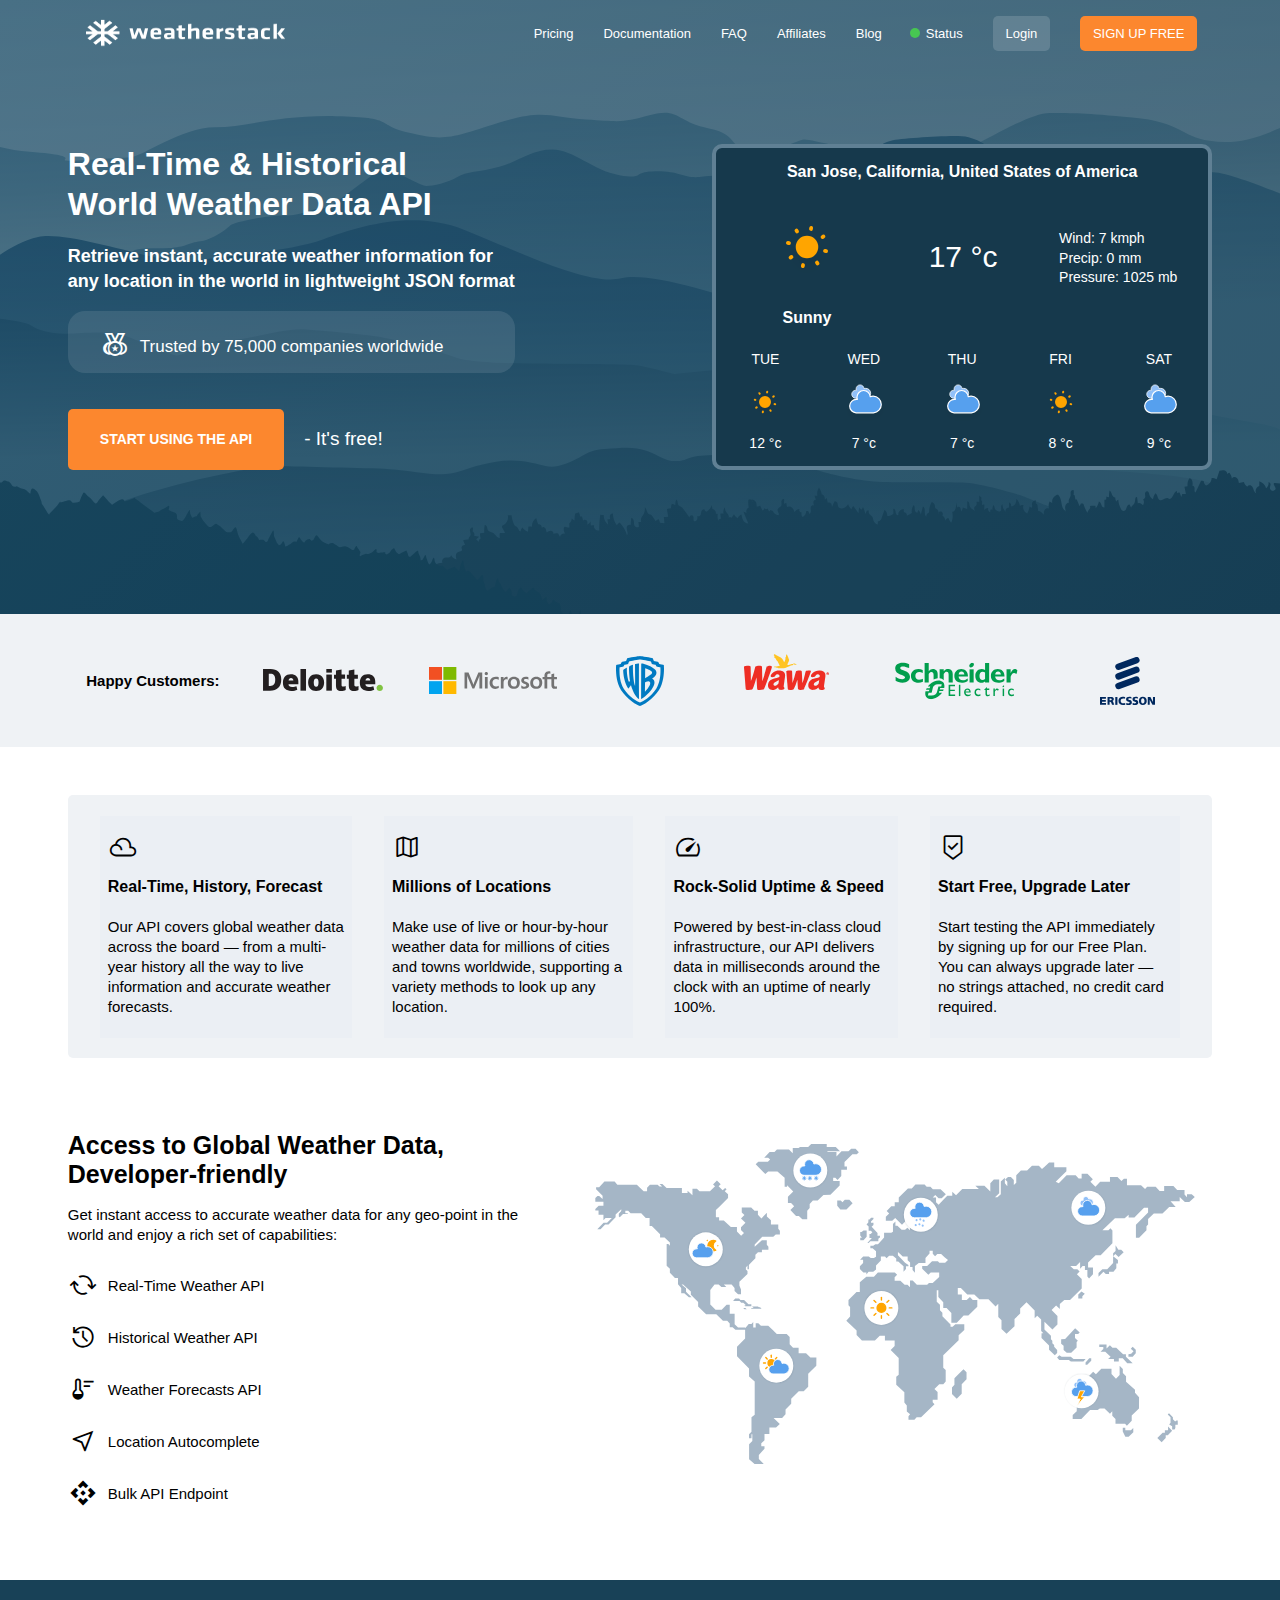
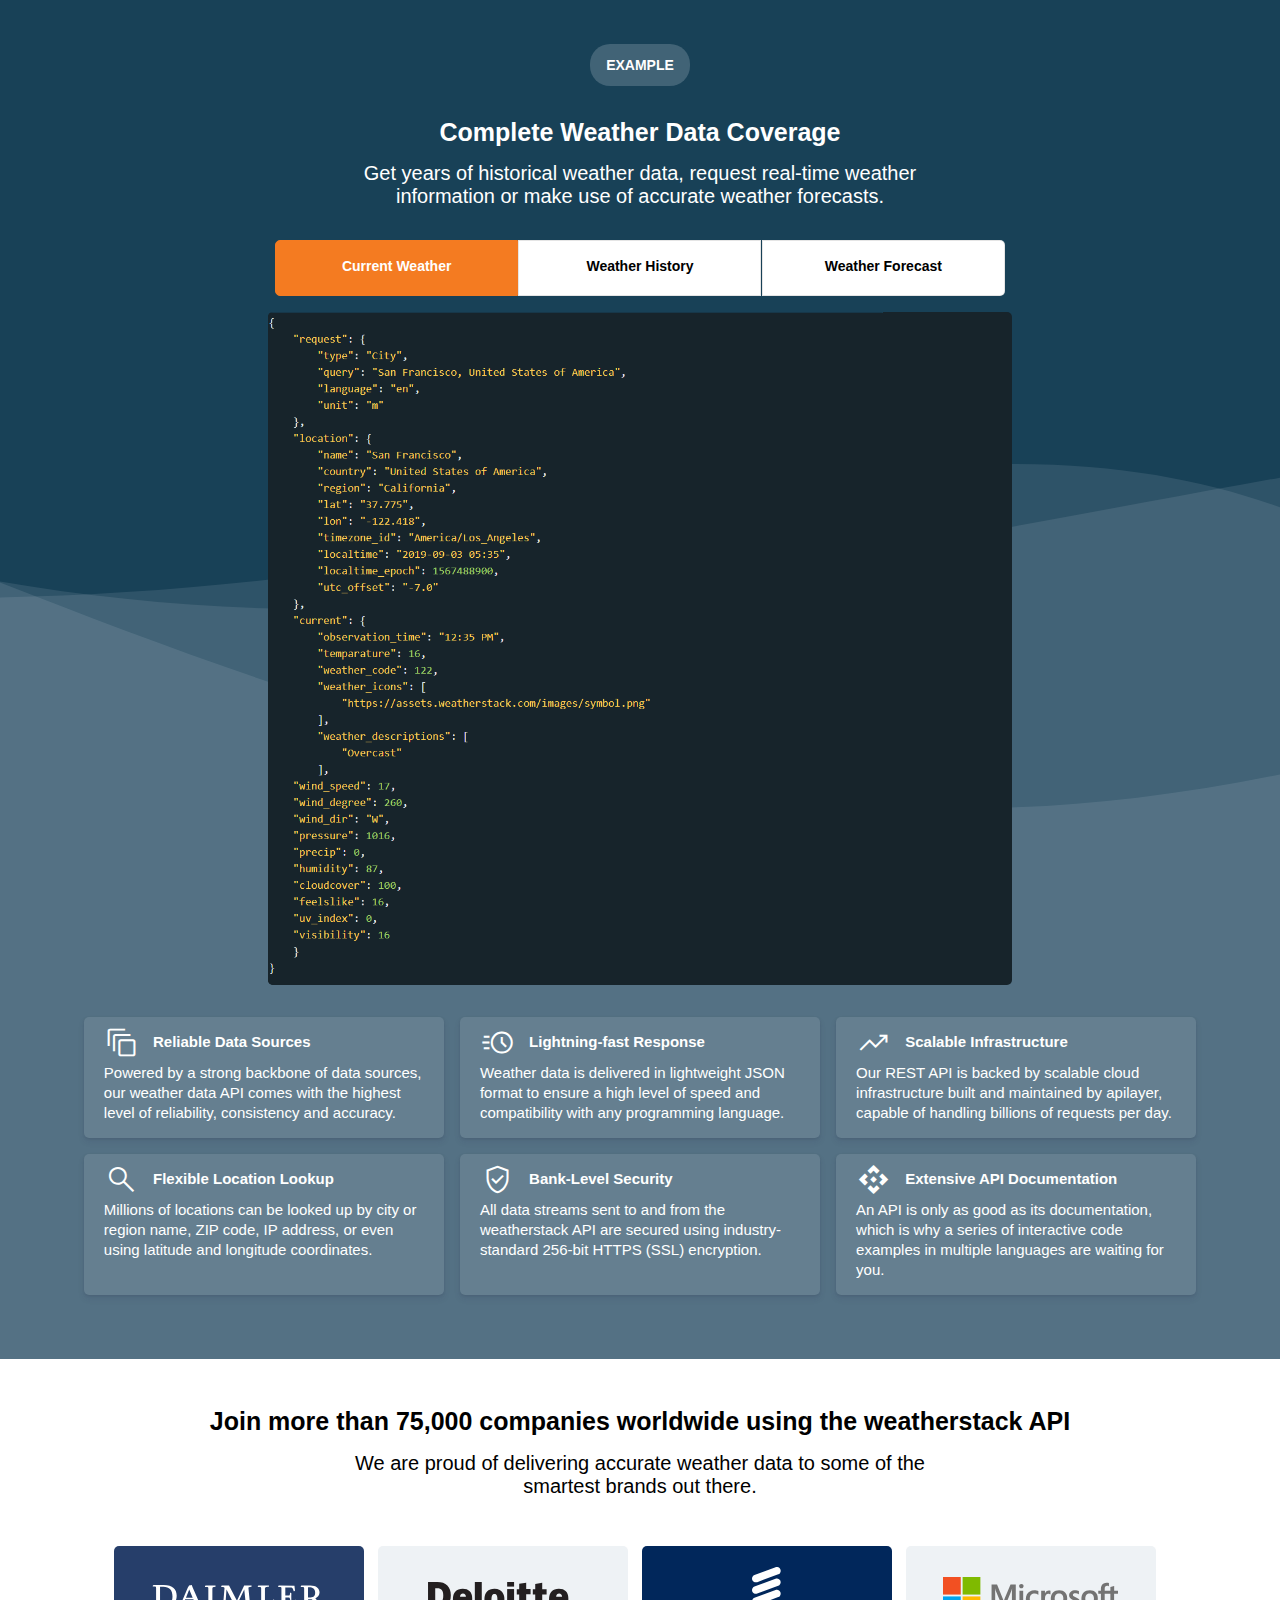
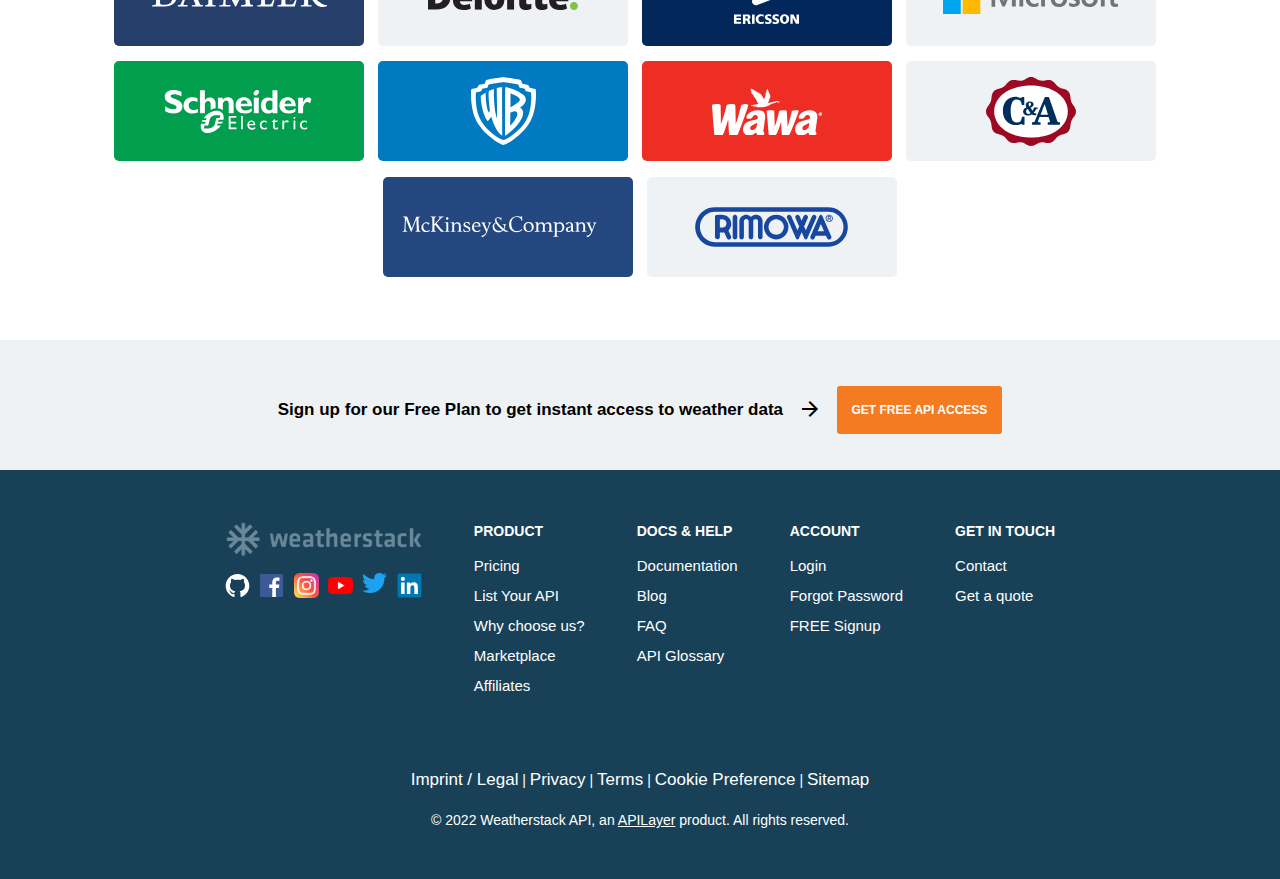
<file: index.html>
<!DOCTYPE html>
<html lang="en">
<head>
    <meta charset="UTF-8">
    <meta name="viewport" content="width=device-width, initial-scale=1.0">
    <title>Homepage</title>
    <link rel="stylesheet" href="https://fonts.googleapis.com/css2?family=Material+Symbols+Outlined:opsz,wght,FILL,GRAD@20..48,100..700,0..1,-50..200" />
    <link rel="stylesheet" href="css/styles.css"/>
    <link rel="stylesheet" href="css/index.css"/>
    <link rel="stylesheet" href="//at.alicdn.com/t/c/font_3996432_mlkwwiwtwal.css">
</head>
<body>
    <div>
        <nav class="navigation">
            <div class="container">
                <div class="logo">
                    <a class="weather-logo">
                        <a title="Weatherstack Logo" href="./index.html">
                            <img class="weblogo" alt="weatherstack logo" width="202" height="28"
                            src="./images/weatherstack_logo_white.png">
                        </a>
                    </a>
                </div>
                <div class="menu">
                    <span class="material-symbols-outlined">
                        menu
                        </span>
                    <ul>
                        <li>
                            <a title="Pricing Plans" href="./html/pricing.html">Pricing</a>
                        </li>
                        <li>
                            <a title="API Documentation" href="/documentation">Documentation</a>
                        </li>
                        <li>
                            <a title="Frequently Asked Questions" href="./html/faq.html">FAQ</a>
                        </li>
                        <li>
                            <a title="Affliliate Program" href="./html/affiliates.html">Affiliates</a>
                        </li>
                        <li>
                            <a title="Apilayer Blog" href="./html/blog.html">Blog</a>
                        </li>
                        <li class="status">
                            <a title="Weatherstack System Status" target="_blank"
                                href="https://status.weatherstack.com/">Status</a>
                        </li>
                        <li class="action login">
                            <a title="Login to your account" href="/login">Login</a>
                        </li>
                        <li class="action signup">
                            <a title="Start using the API" href="./html/pricing.html">SIGN UP FREE</a>
                        </li>
                    </ul>

                </div>
            </div>
        </nav>

        <section class="hero index">
            <div class="container">
                <div class="hero-main">
                    <div class="web-title">
                        <h2>
                            Real-Time & Historical
                            <br>
                            World Weather Data API
                        </h2>
                        <h4>
                            Retrieve instant, accurate weather information for
                            <br>
                            any location in the world in lightweight JSON format
                        </h4>
                        <span class="number-customers">Trusted by 75,000 companies worldwide</span>
                        <a title="Create a free weather data API account" class="button signup" href="/product">Start using the API</a>
                        <span class="friendly">- It's free!</span>
                    </div>

                    <div class="weather-animated">
                        
                        <div class="location">
                            <h4 data-api="location"> San Jose, California, 
                                United States of America
                            </h4>
                        </div>

                        <div class="today">
                            <div class="ani-left">
                                <img data-api="current-icon" src="./images/weather_icon_full_sun.svg" class="full-sun" width="120px" height="120px">
                                <div data-api="current-main-descr" class="sunny">Sunny</div>
                            </div>
                            <div class="ani-mid">
                                <span data-api="current-temperature" class="temperature">17 °c</span>
                            </div>
                            <div class="ani-right">
                                <span data-api="current-wind-speed" class="wind">Wind: 7 kmph</span>
                                <span data-api="current-precip" class="precip">Precip: 0 mm</span>
                                <span data-api="current-pressure" class="pressure">Pressure: 1025 mb</span>
                            </div>
                        </div>
                        
                        <div data-api="forecast_week" class="week">
                            <div class="day">
                                <span class="name">TUE</span>
                                <img src="./images/weather_icon_full_sun.svg" class="full-sun">
                                <span class="temperature">12 °c</span>
                            </div>
                            <div class="day">
                                <span class="name">WED</span>
                                <img src="./images/weather_icon_full_clouds.svg" class="full-clouds">
                                <span class="temperature">7 °c</span>
                            </div>
                            <div class="day">
                                <span class="name">THU</span>
                                <img src="./images/weather_icon_full_clouds.svg" class="full-clouds">
                                <span class="temperature">7 °c</span>
                            </div>
                            <div class="day">
                                <span class="name">FRI</span>
                                <img src="./images/weather_icon_full_sun.svg" class="full-sun">
                                <span class="temperature">8 °c</span>
                            </div>
                            <div class="day">
                                <span class="name">SAT</span>
                                <img src="./images/weather_icon_full_clouds.svg" class="full-clouds">
                                <span class="temperature">9 °c</span>
                            </div>
                        </div>
                    </div>
                </div>
            </div>
        </section>

        <section class="customers">
            <div class="container">
                <ul class="customer-list">
                    <li class="who">Happy Customers: </li>
                    <li class="deloitte"> </li>
                    <li class="microsoft"></li>
                    <li class="warnerbros"></li>
                    <li class="wawa"></li>
                    <li class="schneider"></li>
                    <li class="ericsson"></li>
                </ul>
            </div>
        </section>

        <section class="advantages">
            <div class="container">
                <div class="boxes">
                    <div class="box real">
                        <h5 class="heading">Real-Time, History, Forecast</h5>
                        <p>Our API covers global weather data across the board — from a multi-year history all the way to live information and accurate weather forecasts.</p>
                    </div>
                    <div class="box loca">
                        <h5 class="heading">Millions of Locations</h5>
                        <p>Make use of live or hour-by-hour weather data for millions of cities and towns worldwide, supporting a variety methods to look up any location.</p>
                    </div>
                    <div class="box up">
                        <h5 class="heading">Rock-Solid Uptime & Speed</h5>
                        <p>Powered by best-in-class cloud infrastructure, our API delivers data in milliseconds around the clock with an uptime of nearly 100%.</p>
                    </div>
                    <div class="box price">
                        <h5 class="heading">Start Free, Upgrade Later</h5>
                        <p>Start testing the API immediately by signing up for our Free Plan. You can always upgrade later — no strings attached, no credit card required.</p>
                    </div>
                </div>
            </div>
        </section>

        <section class="main-feature">
            <div class="container">
                <div class="features">
                    <h4>Access to Global Weather Data, 
                        <br/>
                        Developer-friendly</h4>
                    <p>Get instant access to accurate weather data for any geo-point in the world and enjoy a rich set of capabilities:</p>
                    <ul>
                        <li class="realtime">Real-Time Weather API</li>
                        <li class="historical">Historical Weather API</li>
                        <li class="forecast">Weather Forecasts API</li>
                        <li class="auto">Location Autocomplete</li>
                        <li class="bulk">Bulk API Endpoint</li>
                    </ul>
                </div>
                <img class="map" src="./images/world_map_vector.svg" alt="world weather map" width="635" height="347">
            </div>
        </section>

        <section class="methods">
            <div class="container">
                <h4>
                    Complete Weather Data Coverage
                </h4>
                <h5>
                    Get years of historical weather data, request real-time weather information or make use of accurate weather forecasts.
                </h5>
                <ul class="buttons">
                    <li>
                        <a data-endpint-select="" href="" class="b1 selected">Current Weather</a>
                    </li>
                    <li>
                        <a data-endpint-select="" href="" class="b2">Weather History</a>
                    </li>
                    <li>
                        <a data-endpint-select="" href="" class="b3">Weather Forecast</a>
                    </li>
                </ul>
                <div class="result">
                    <img src="./images/code1.PNG" alt="current weather data" height="673px">
                </div>
                <div class="more-features">
                    <ul>
                        <li class="sources">
                            <span class="heading">
                                Reliable Data Sources
                            </span>
                            <p>
                                Powered by a strong backbone of data sources, our weather data API comes with the highest level of reliability, consistency and accuracy.
                            </p>
                        </li>
                        <li class="speed">
                            <span class="heading">
                                Lightning-fast Response
                            </span>
                            <p>
                                Weather data is delivered in lightweight JSON format to ensure a high level of speed and compatibility with any programming language.
                            </p>
                        </li>
                        <li class="scaleable">
                            <span class="heading">
                                Scalable Infrastructure
                            </span>
                            <p>
                                Our REST API is backed by scalable cloud infrastructure built and maintained by apilayer, capable of handling billions of requests per day.
                            </p>
                        </li>
                        <li class="location-lookup">
                            <span class="heading">
                                Flexible Location Lookup
                            </span>
                            <p>
                                Millions of locations can be looked up by city or region name, ZIP code, IP address, or even using latitude and longitude coordinates.
                            </p>
                        </li>
                        <li class="security">
                            <span class="heading">
                                Bank-Level Security
                            </span>
                            <p>
                                All data streams sent to and from the weatherstack API are secured using industry-standard 256-bit HTTPS (SSL) encryption.
                            </p>
                        </li>
                        <li class="api-dpcs">
                            <span class="heading">
                                Extensive API Documentation
                            </span>
                            <p>
                                An API is only as good as its documentation, which is why a series of interactive code examples in multiple languages are waiting for you.
                            </p>
                        </li>
                    </ul>
                </div>
            </div>
        </section>

        <section class="grid">
            <div class="container">
                <h4>Join more than 75,000 companies worldwide using the weatherstack API</h4>
                <h5>We are proud of delivering accurate weather data to some of the smartest brands out there.</h5>
                <ul>
                    <li class="daimler"></li>
                    <li class="deloitte"></li>
                    <li class="ericsson"></li>
                    <li class="microsoft"></li>
                    <li class="schneider"></li>
                    <li class="warnerbros"></li>
                    <li class="wawa"></li>
                    <li class="canda"></li>
                    <li class="mckinsey"></li>
                    <li class="rimowa"></li>
                </ul>
            </div>
        </section>

        <section class="signup">
            <div class="container">
                <p>
                    <span>
                        Sign up for our Free Plan to get instant access to weather data 
                    </span>
                    <span class="material-symbols-outlined">
                        arrow_forward
                    </span>
                    <a title="Sign uo for free API access" href="./html/pricing.html">Get Free API Access</a>
                </p>
            </div>
        </section>
        <footer>
            <div class="container custom-container">
                <div class="left logos-section">
                    <div class="footer-logo">
                        <a href="./index.html">
                            <img class="logo-bottom" src="./images/weatherstack_logo_footer.png" alt="weatherstack logo" width="197" height="35">
                        </a>
                    </div>
                    <div class="social-links">
                        <div class="social-logo github">
                            <a targht="_blank" href="https://github.com/apilayer/weatherstack">
                                <img src="./images/github-original.svg" width="25" hright="25">
                            </a>
                        </div>
                        <div class="social-logo facebook">
                            <a targht="_blank" href="https://www.facebook.com/APILayer/">
                                <img src="./images/facebook-original.svg" width="25" hright="25">
                            </a>
                        </div>
                        <div class="social-logo insta">
                            <a targht="_blank" href="https://www.instagram.com/apilayer/">
                                <img src="./images/instagram.png" width="25" hright="25">
                            </a>
                        </div>
                        <div class="social-logo youtube">
                            <a targht="_blank" href="https://www.youtube.com/channel/UCwDncja3klyMhkKXWV1zoNQ">
                                <img src="./images/youtube.png" width="25" hright="25">
                            </a>
                        </div>
                        <div class="social-logo twitter">
                            <a targht="_blank" href="https://twitter.com/apilayer/">
                                <img src="./images/twitter-original.svg" width="25" hright="25">
                            </a>
                        </div>
                        <div class="social-logo linkedin">
                            <a targht="_blank" href="https://www.linkedin.com/authwall?trk=ripf&trkInfo=AQESw3_dz9mOEAAAAYMMykyAXLrKWTKL3Q6geO69ZLgKpP17rEgX7iUGjaigeEGynL1Rie-9w6to3tGsRihPBx-uPO7pGgRqEJ4FblxJDHlbg_VON-P_QB1Wzu_fRjrA8auiqyg=&original_referer=https://apilayer.com/&sessionRedirect=https%3A%2F%2Fwww.linkedin.com%2Fcompany%2Fapilayer%2F">
                                <img src="./images/linkedin-original.svg" width="25" hright="25">
                            </a>
                        </div>
                    </div>
                </div>
                <ul class="pro-li">
                    <li class="heading">PRODUCT</li>
                    <li>
                        <a href="./html/pricing.html">Pricing</a>
                    </li>
                    <li>
                        <a target="_blank"  href="https://apilayer.com/provider">List Your API</a>
                    </li>
                    <li>
                        <a target="_blank" href="https://apilayer.com/why-choose-apilayer">Why choose us?</a>
                    </li>
                    <li>
                        <a target="_blank" href="https://apilayer.com/marketplace">Marketplace</a>
                    </li>
                    <li>
                        <a title="Affiliate Program" href="./html/affiliates.html">Affiliates</a>
                    </li>
                </ul>
                <ul class="do-li">
                    <li class="heading">DOCS & HELP</li>
                    <li>
                        <a href="/document">Documentation</a>
                    </li>
                    <li>
                        <a href="./html/blog.html">Blog</a>
                    </li>
                    <li>
                        <a href="./html/faq.html">FAQ</a>
                    </li>
                    <li>
                        <a href="/api-glossary">API Glossary</a>
                    </li>
                </ul>
                <ul class="log-li">
                    <li class="heading">ACCOUNT</li>
                    <li>
                        <a href="/login">Login</a>
                    </li>
                    <li>
                        <a href="/forgot">Forgot Password</a>
                    </li>
                    <li>
                        <a href="./html/pricing.html">FREE Signup</a>
                    </li>
                </ul>
                <ul class="api-li">
                    <li class="heading">GET IN TOUCH</li>
                    <li>
                        <a class="apilayer-support">Contact</a>
                    </li>
                    <li>
                        <a class="apilayer-support">Get a quote</a>
                    </li>
                </ul>
            </div>
            <div class="container">
                <div class="copyright-link">
                    <a target="_blank" href="https://www.ideracorp.com/legal/APILayer">Imprint / Legal</a>
                     | 
                    <a target="_blank" href="https://www.ideracorp.com/Legal/APILayer/PrivacyStatement">Privacy</a>
                     | 
                    <a target="_blank" href="https://www.ideracorp.com/Legal/Terms-of-Use">Terms</a>
                     | 
                    <a target="_blank" href="https://www.ideracorp.com/Legal/APILayer/PrivacyStatement">Cookie Preference</a>
                     | 
                    <a target="_blank" href="https://weatherstack.com/sitemap.php">Sitemap</a>
                </div>
                <div class="copyright-text">
                    <span>© 2022 Weatherstack API, an 
                        <a target="_blank" href="https://apilayer.com/">APILayer</a> 
                        product. All rights reserved.</span>
                </div>
            </div>
        </footer>
    </div>
</body>
</html>
</file>
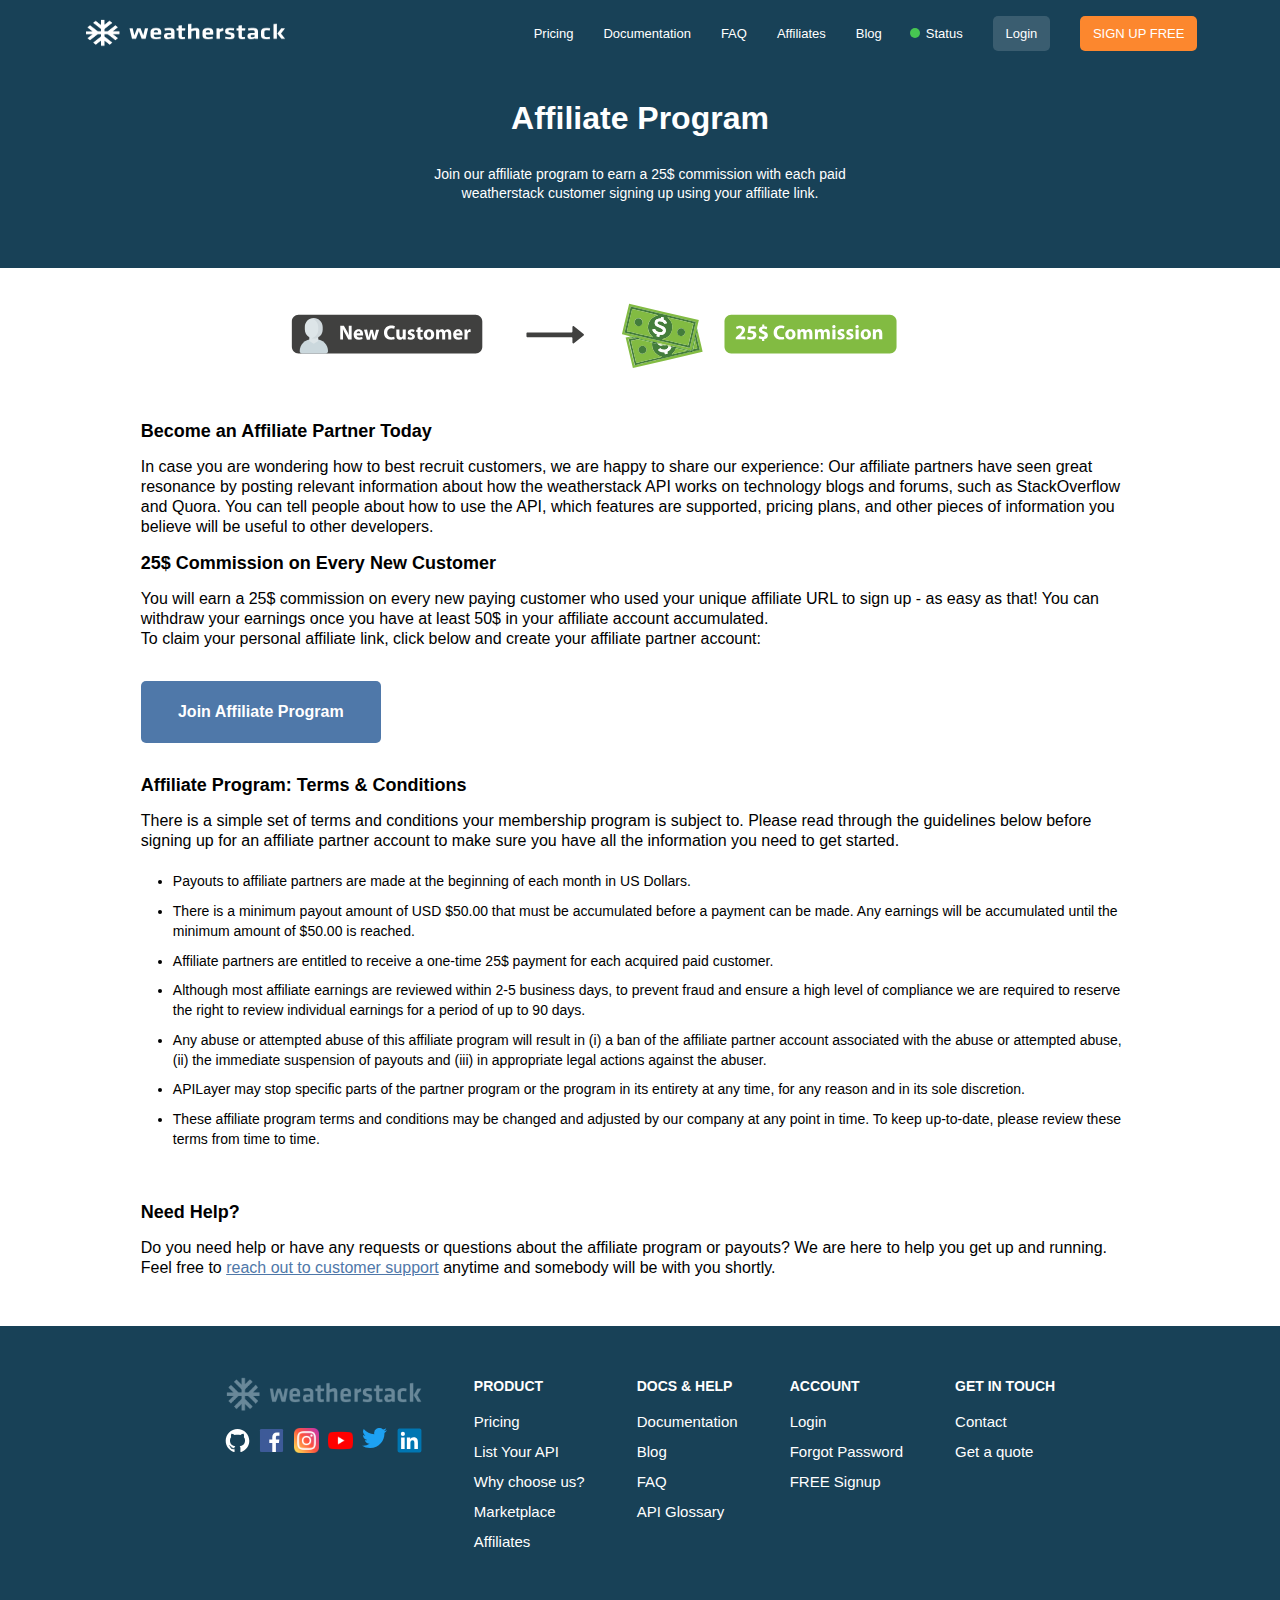
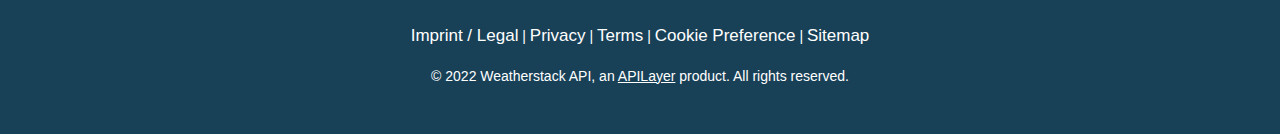
<file: html/affiliates.html>
<html lang="en">

<head>
    <meta charset="UTF-8">
    <meta name="viewport" content="width=device-width, initial-scale=1.0">
    <title>Homepage</title>
    <link rel="stylesheet" href="../css/styles.css" />
    <link rel="stylesheet" href="../css/affiliates.css" />
    <link rel="stylesheet"
        href="https://fonts.googleapis.com/css2?family=Material+Symbols+Outlined:opsz,wght,FILL,GRAD@20..48,100..700,0..1,-50..200" />
</head>

<body>
    <div>
        <nav class="navigation">
            <div class="container">
                <div class="logo">
                    <a class="weather-logo">
                        <a title="Weatherstack Logo" href="../index.html">
                            <img class="weblogo" alt="weatherstack logo" width="202" height="28"
                                src="../images/weatherstack_logo_white.png">
                        </a>
                    </a>
                </div>
                <div class="menu">
                    <span class="material-symbols-outlined">
                        menu
                    </span>
                    <ul>
                        <li>
                            <a title="Pricing Plans" href="./pricing.html">Pricing</a>
                        </li>
                        <li>
                            <a title="API Documentation" href="/documentation">Documentation</a>
                        </li>
                        <li>
                            <a title="Frequently Asked Questions" href="./faq.html">FAQ</a>
                        </li>
                        <li>
                            <a title="Affliliate Program" href="./affiliates.html">Affiliates</a>
                        </li>
                        <li>
                            <a title="Apilayer Blog" href="./blog.html">Blog</a>
                        </li>
                        <li class="status">
                            <a title="Weatherstack System Status" target="_blank"
                                href="https://status.weatherstack.com/">Status</a>
                        </li>
                        <li class="action login">
                            <a title="Login to your account" href="/login">Login</a>
                        </li>
                        <li class="action signup">
                            <a title="Start using the API" href="./pricing.html">SIGN UP FREE</a>
                        </li>
                    </ul>

                </div>

            </div>
        </nav>

        <section class="heading">
            <div class="container">
                <h1>Affiliate Program</h1>
                <p>Join our affiliate program to earn a 25$ commission with each paid
                    <br>weatherstack customer signing up using your affiliate link.
                </p>
            </div>
        </section>

        <section class="affiliates">
            <div class="container">
                <img src="../images/NewAffilliateBannerA.svg" alt="affiliate program">
                <h3>Become an Affiliate Partner Today</h3>
                <p>In case you are wondering how to best recruit customers, we are happy
                    to share our experience: Our affiliate partners have seen great resonance
                    by posting relevant information about how the weatherstack API works on technology
                    blogs and forums, such as StackOverflow and Quora. You can tell people about how to
                    use the API, which features are supported, pricing plans, and other pieces of information
                    you believe will be useful to other developers.
                </p>
                <h3>25$ Commission on Every New Customer</h3>
                <p>You will earn a 25$ commission on every new paying customer who used your unique affiliate
                    URL to sign up - as easy as that! You can withdraw your earnings once you have at least 50$
                    in your affiliate account accumulated.
                    <br>
                    To claim your personal affiliate link, click below and create your affiliate partner account:
                </p>
                <a class="bbutton join" title="Join Affiliate Program" hred="https://partners.weatherstack.com/"
                    tearget="_blank">
                    Join Affiliate Program
                </a>
                <h3>Affiliate Program: Terms & Conditions</h3>
                <p>There is a simple set of terms and conditions your membership program is subject to. Please
                    read through the guidelines below before signing up for an affiliate partner account to make
                    sure you have all the information you need to get started.
                </p>
                <ul>
                    <li>Payouts to affiliate partners are made at the beginning of each month in US Dollars.</li>
                    <li>
                        There is a minimum payout amount of USD $50.00 that must be accumulated before a payment
                        can be made. Any earnings will be accumulated until the minimum amount of $50.00 is reached.
                    </li>
                    <li>
                        Affiliate partners are entitled to receive a one-time 25$ payment for each acquired paid
                        customer.
                    </li>
                    <li>
                        Although most affiliate earnings are reviewed within 2-5 business days, to prevent fraud
                        and ensure a high level of compliance we are required to reserve the right to review
                        individual earnings for a period of up to 90 days.
                    </li>
                    <li>
                        Any abuse or attempted abuse of this affiliate program will result in (i) a ban of the
                        affiliate partner account associated with the abuse or attempted abuse, (ii) the immediate
                        suspension of payouts and (iii) in appropriate legal actions against the abuser.
                    </li>
                    <li>
                        APILayer may stop specific parts of the partner program or the program in its entirety at
                        any time, for any reason and in its sole discretion.
                    </li>
                    <li>
                        These affiliate program terms and conditions may be changed and adjusted by our company at
                        any point in time. To keep up-to-date, please review these terms from time to time.

                    </li>
                </ul>
                <h3>Need Help?</h3>
                <p>Do you need help or have any requests or questions about the affiliate program or payouts?
                    We are here to help you get up and running. Feel free to
                    <a class="apilayer-support">reach out to customer support</a>
                    anytime and somebody will be with you shortly.
                </p>
            </div>
        </section>



        <footer>
            <div class="container custom-container">
                <div class="left logos-section">
                    <div class="footer-logo">
                        <a href="./index.html">
                            <img class="logo-bottom" src="../images/weatherstack_logo_footer.png"
                                alt="weatherstack logo" width="197" height="35">
                        </a>
                    </div>
                    <div class="social-links">
                        <div class="social-logo github">
                            <a targht="_blank" href="https://github.com/apilayer/weatherstack">
                                <img src="../images/github-original.svg" width="25" hright="25">
                            </a>
                        </div>
                        <div class="social-logo facebook">
                            <a targht="_blank" href="https://www.facebook.com/APILayer/">
                                <img src="../images/facebook-original.svg" width="25" hright="25">
                            </a>
                        </div>
                        <div class="social-logo insta">
                            <a targht="_blank" href="https://www.instagram.com/apilayer/">
                                <img src="../images/instagram.png" width="25" hright="25">
                            </a>
                        </div>
                        <div class="social-logo youtube">
                            <a targht="_blank" href="https://www.youtube.com/channel/UCwDncja3klyMhkKXWV1zoNQ">
                                <img src="../images/youtube.png" width="25" hright="25">
                            </a>
                        </div>
                        <div class="social-logo twitter">
                            <a targht="_blank" href="https://twitter.com/apilayer/">
                                <img src="../images/twitter-original.svg" width="25" hright="25">
                            </a>
                        </div>
                        <div class="social-logo linkedin">
                            <a targht="_blank"
                                href="https://www.linkedin.com/authwall?trk=ripf&trkInfo=AQESw3_dz9mOEAAAAYMMykyAXLrKWTKL3Q6geO69ZLgKpP17rEgX7iUGjaigeEGynL1Rie-9w6to3tGsRihPBx-uPO7pGgRqEJ4FblxJDHlbg_VON-P_QB1Wzu_fRjrA8auiqyg=&original_referer=https://apilayer.com/&sessionRedirect=https%3A%2F%2Fwww.linkedin.com%2Fcompany%2Fapilayer%2F">
                                <img src="../images/linkedin-original.svg" width="25" hright="25">
                            </a>
                        </div>
                    </div>
                </div>
                <ul class="pro-li">
                    <li class="heading">PRODUCT</li>
                    <li>
                        <a href="./html/pricing.html">Pricing</a>
                    </li>
                    <li>
                        <a target="_blank" href="https://apilayer.com/provider">List Your API</a>
                    </li>
                    <li>
                        <a target="_blank" href="https://apilayer.com/why-choose-apilayer">Why choose us?</a>
                    </li>
                    <li>
                        <a target="_blank" href="https://apilayer.com/marketplace">Marketplace</a>
                    </li>
                    <li>
                        <a title="Affiliate Program" href="affiliates.html">Affiliates</a>
                    </li>
                </ul>
                <ul class="do-li">
                    <li class="heading">DOCS & HELP</li>
                    <li>
                        <a href="/document">Documentation</a>
                    </li>
                    <li>
                        <a href="./blog.html">Blog</a>
                    </li>
                    <li>
                        <a href="./faq.html">FAQ</a>
                    </li>
                    <li>
                        <a href="/api-glossary">API Glossary</a>
                    </li>
                </ul>
                <ul class="log-li">
                    <li class="heading">ACCOUNT</li>
                    <li>
                        <a href="/login">Login</a>
                    </li>
                    <li>
                        <a href="/forgot">Forgot Password</a>
                    </li>
                    <li>
                        <a href="./pricing.html">FREE Signup</a>
                    </li>
                </ul>
                <ul class="api-li">
                    <li class="heading">GET IN TOUCH</li>
                    <li>
                        <a class="apilayer-support">Contact</a>
                    </li>
                    <li>
                        <a class="apilayer-support">Get a quote</a>
                    </li>
                </ul>
            </div>
            <div class="container">
                <div class="copyright-link">
                    <a target="_blank" href="https://www.ideracorp.com/legal/APILayer">Imprint / Legal</a>
                    |
                    <a target="_blank" href="https://www.ideracorp.com/Legal/APILayer/PrivacyStatement">Privacy</a>
                    |
                    <a target="_blank" href="https://www.ideracorp.com/Legal/Terms-of-Use">Terms</a>
                    |
                    <a target="_blank" href="https://www.ideracorp.com/Legal/APILayer/PrivacyStatement">Cookie
                        Preference</a>
                    |
                    <a target="_blank" href="https://weatherstack.com/sitemap.php">Sitemap</a>
                </div>
                <div class="copyright-text">
                    <span>© 2022 Weatherstack API, an
                        <a target="_blank" href="https://apilayer.com/">APILayer</a>
                        product. All rights reserved.</span>
                </div>
            </div>
        </footer>
    </div>
</body>

</html>
</file>
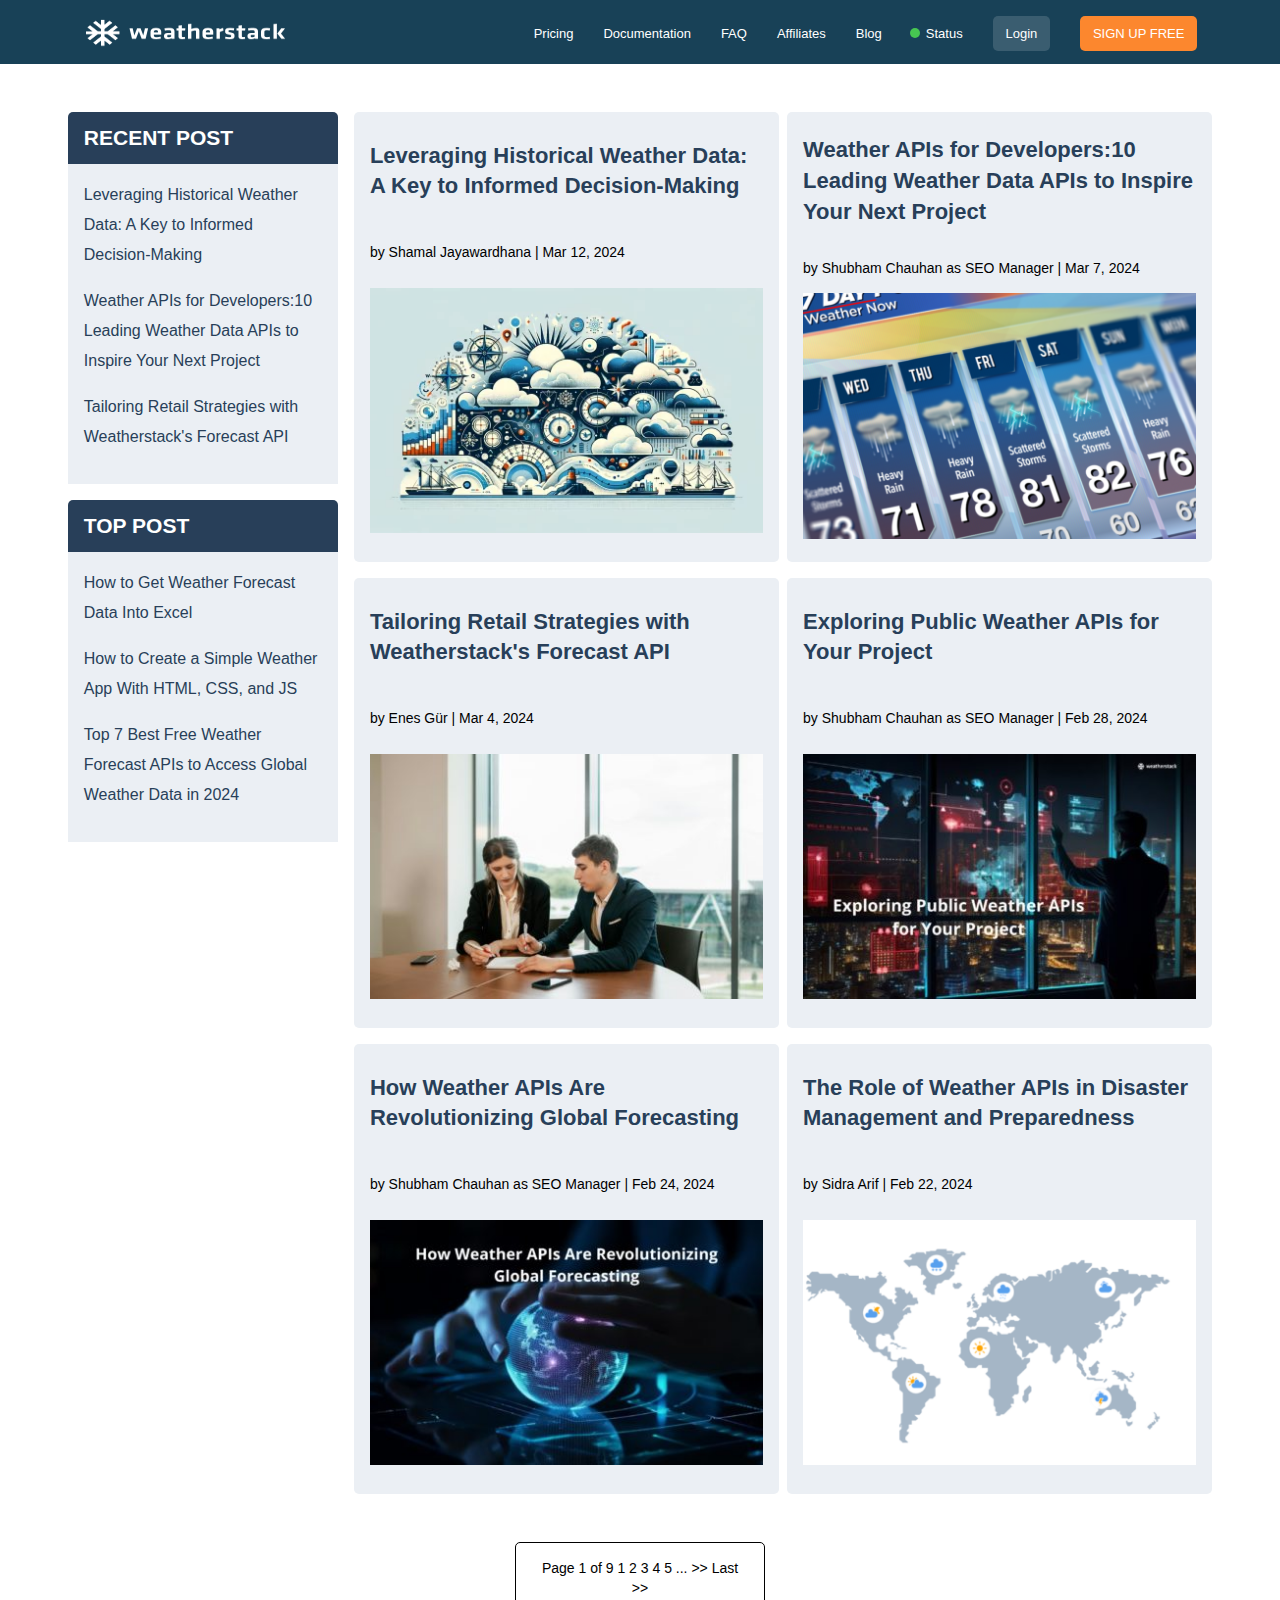
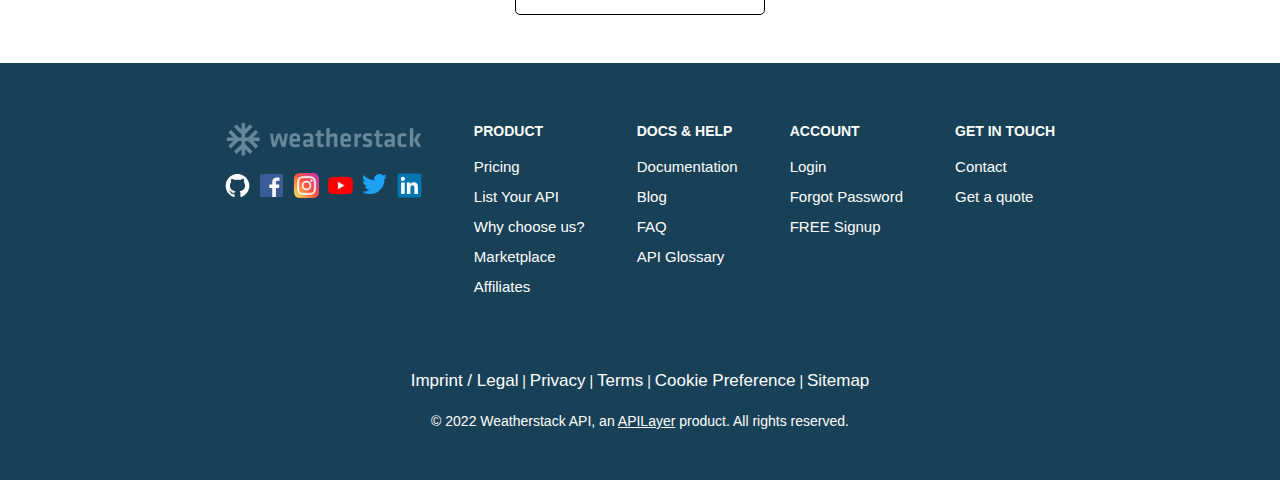
<file: html/blog.html>
<!DOCTYPE html>
<html lang="en">

<head>
    <meta charset="UTF-8">
    <meta name="viewport" content="width=device-width, initial-scale=1.0">
    <title>Homepage</title>
    <link rel="stylesheet" href="../css/styles.css" />
    <link rel="stylesheet" href="../css/blog.css" />
    <link rel="stylesheet"
        href="https://fonts.googleapis.com/css2?family=Material+Symbols+Outlined:opsz,wght,FILL,GRAD@20..48,100..700,0..1,-50..200" />
</head>

<body>
    <div>
        <nav class="navigation">
            <div class="container">
                <div class="logo">
                    <a class="weather-logo">
                        <a title="Weatherstack Logo" href="../index.html">
                            <img class="weblogo" alt="weatherstack logo" width="202" height="28"
                                src="../images/weatherstack_logo_white.png">
                        </a>
                    </a>
                </div>
                <div class="menu">
                    <span class="material-symbols-outlined">
                        menu
                        </span>
                    <ul>
                        <li>
                            <a title="Pricing Plans" href="./pricing.html">Pricing</a>
                        </li>
                        <li>
                            <a title="API Documentation" href="/documentation">Documentation</a>
                        </li>
                        <li>
                            <a title="Frequently Asked Questions" href="../html/faq.html">FAQ</a>
                        </li>
                        <li>
                            <a title="Affliliate Program" href="./affiliates.html">Affiliates</a>
                        </li>
                        <li>
                            <a title="Apilayer Blog" href="./blog.html">Blog</a>
                        </li>
                        <li class="status">
                            <a title="Weatherstack System Status" target="_blank"
                                href="https://status.weatherstack.com/">Status</a>
                        </li>
                        <li class="action login">
                            <a title="Login to your account" href="/login">Login</a>
                        </li>
                        <li class="action signup">
                            <a title="Start using the API" href="./pricing.html">SIGN UP FREE</a>
                        </li>
                    </ul>

                </div>
            </div>
        </nav>

        <!-- main-part -->

        <div class="main">
            
            <div class="container">
                
                <div class="left-menu">
                    <div class="recent-post">
                        <h2 class="title">RECENT POST</h2>
                        <ul class="articles">
                            <li>
                                <a href="https://blog.weatherstack.com/blog/leveraging-historical-weather-data/">
                                    Leveraging Historical Weather Data: A Key to Informed Decision-Making</a>
                            </li>
                            <li>
                                <a
                                    href="https://blog.weatherstack.com/blog/top-10-apis-of-weather-data-for-developers/">
                                    Weather APIs for Developers:10 Leading Weather Data APIs to Inspire Your Next
                                    Project</a>
                            </li>
                            <li>
                                <a
                                    href="https://blog.weatherstack.com/blog/tailoring-retail-strategies-with-weatherstacks-forecast-api/">
                                    Tailoring Retail Strategies with Weatherstack's Forecast API</a>
                            </li>
                        </ul>
                    </div>

                    <div class="top-post">
                        <h2 class="title">TOP POST</h2>
                        <ul class="articles">
                            <li>
                                <a
                                    href="https://blog.weatherstack.com/blog/how-to-get-weather-forecast-data-into-excel/">
                                    How to Get Weather Forecast Data Into Excel</a>
                            </li>
                            <li>
                                <a
                                    href="https://blog.weatherstack.com/blog/how-to-create-a-simple-weather-app-with-html-css-and-js/">
                                    How to Create a Simple Weather App With HTML, CSS, and JS</a>
                            </li>
                            <li>
                                <a
                                    href="https://blog.weatherstack.com/blog/top-7-best-free-weather-forecast-apis-to-access-global-weather-data-in-2023/">
                                    Top 7 Best Free Weather Forecast APIs to Access Global Weather Data in 2024</a>
                            </li>
                        </ul>
                    </div>
                </div>


                <div class="blogs">
                    <article id="post1">
                        <h3 class="a-title">
                            <a href="https://blog.weatherstack.com/blog/leveraging-historical-weather-data/">
                                Leveraging Historical Weather Data: A Key to Informed Decision-Making
                            </a>
                        </h3>
                        <div>
                            <p>
                                by Shamal Jayawardhana | Mar 12, 2024
                            </p>
                        </div>
                        <div class="img">
                            <a href="https://blog.weatherstack.com/blog/leveraging-historical-weather-data/">
                                <img
                                    src="../images/Navigating-Through-Time-The-Importance-of-Historical-Weather-Data-400x250.webp">
                            </a>
                        </div>
                    </article>
                    <article id="post2">
                        <h3 class="a-title">
                            <a href="https://blog.weatherstack.com/blog/top-10-apis-of-weather-data-for-developers/">
                                Weather APIs for Developers:10 Leading Weather Data APIs to Inspire Your Next Project
                            </a>
                        </h3>
                        <div>
                            <p>
                                by Shubham Chauhan as SEO Manager | Mar 7, 2024
                            </p>
                        </div>
                        <div class="img">
                            <a href="https://blog.weatherstack.com/blog/top-10-apis-of-weather-data-for-developers/">
                                <img src="../images/weatherstack-image-400x250.png" alt="">
                            </a>
                        </div>
                    </article>
                    <article id="post3">
                        <h3 class="a-title">
                            <a
                                href="https://blog.weatherstack.com/blog/tailoring-retail-strategies-with-weatherstacks-forecast-api/">
                                Tailoring Retail Strategies with Weatherstack's Forecast API
                            </a>
                        </h3>
                        <div>
                            <p>
                                by Enes Gür | Mar 4, 2024
                            </p>
                        </div>
                        <div class="img">
                            <a
                                href="https://blog.weatherstack.com/blog/tailoring-retail-strategies-with-weatherstacks-forecast-api/">
                                <img src="../images/pexels-alena-darmel-8133951-400x250.jpg" alt="">
                            </a>
                        </div>
                    </article>
                    <article id="post4">
                        <h3 class="a-title">
                            <a
                                href="https://blog.weatherstack.com/blog/exploring-public-weather-apis-for-your-project/">
                                Exploring Public Weather APIs for Your Project
                            </a>
                        </h3>
                        <div>
                            <p>
                                by Shubham Chauhan as SEO Manager | Feb 28, 2024
                            </p>
                        </div>
                        <div class="img">
                            <a
                                href="https://blog.weatherstack.com/blog/exploring-public-weather-apis-for-your-project/">
                                <img src="../images/Exploring-Public-Weather-APIs-for-Your-Project-400x250.jpg" alt="">
                            </a>
                        </div>
                    </article>
                    <article id="post5">
                        <h3 class="a-title">
                            <a
                                href="https://blog.weatherstack.com/blog/weather-apis-revolutionizing-global-forecasting/">
                                How Weather APIs Are Revolutionizing Global Forecasting
                            </a>
                        </h3>
                        <div>
                            <p>
                                by Shubham Chauhan as SEO Manager | Feb 24, 2024
                            </p>
                        </div>
                        <div class="img">
                            <a
                                href="https://blog.weatherstack.com/blog/weather-apis-revolutionizing-global-forecasting/">
                                <img src="../images/Glowing-blue-sphere-held-by-human-hand-generated-by-AI-vecstock-400x250.jpg"
                                    alt="">
                            </a>
                        </div>
                    </article>
                    <article id="post6">
                        <h3 class="a-title">
                            <a href="https://blog.weatherstack.com/blog/weather-api-disaster-management-preparedness/">
                                The Role of Weather APIs in Disaster Management and Preparedness
                            </a>
                        </h3>
                        <div>
                            <p>
                                by Sidra Arif | Feb 22, 2024
                            </p>
                        </div>
                        <div class="img">
                            <a href="https://blog.weatherstack.com/blog/weather-api-disaster-management-preparedness/">
                                <img src="../images/feat-weather-400x250.png" alt="">
                            </a>
                        </div>
                    </article>
                </div>
            </div>
            
            <div class="catalog">
                <span class="pages">Page 1 of 9</span>
                <span aria-current="page" class="current-page">1</span>
                <a title="page 2">2</a>
                <a title="page 3">3</a>
                <a title="page 4">4</a>
                <a title="page 5">5</a>
                <span class="extend">...</span>
                <a class="next">>></a>
                <a class="last">Last >></a>
            </div>
        </div>

        
        <footer>
            <div class="container custom-container">
                <div class="left logos-section">
                    <div class="footer-logo">
                        <a href="../index.html">
                            <img class="logo-bottom" src="../images/weatherstack_logo_footer.png"
                                alt="weatherstack logo" width="197" height="35">
                        </a>
                    </div>
                    <div class="social-links">
                        <div class="social-logo github">
                            <a targht="_blank" href="https://github.com/apilayer/weatherstack">
                                <img src="../images/github-original.svg" width="25" hright="25">
                            </a>
                        </div>
                        <div class="social-logo facebook">
                            <a targht="_blank" href="https://www.facebook.com/APILayer/">
                                <img src="../images/facebook-original.svg" width="25" hright="25">
                            </a>
                        </div>
                        <div class="social-logo insta">
                            <a targht="_blank" href="https://www.instagram.com/apilayer/">
                                <img src="../images/instagram.png" width="25" hright="25">
                            </a>
                        </div>
                        <div class="social-logo youtube">
                            <a targht="_blank" href="https://www.youtube.com/channel/UCwDncja3klyMhkKXWV1zoNQ">
                                <img src="../images/youtube.png" width="25" hright="25">
                            </a>
                        </div>
                        <div class="social-logo twitter">
                            <a targht="_blank" href="https://twitter.com/apilayer/">
                                <img src="../images/twitter-original.svg" width="25" hright="25">
                            </a>
                        </div>
                        <div class="social-logo linkedin">
                            <a targht="_blank"
                                href="https://www.linkedin.com/authwall?trk=ripf&trkInfo=AQESw3_dz9mOEAAAAYMMykyAXLrKWTKL3Q6geO69ZLgKpP17rEgX7iUGjaigeEGynL1Rie-9w6to3tGsRihPBx-uPO7pGgRqEJ4FblxJDHlbg_VON-P_QB1Wzu_fRjrA8auiqyg=&original_referer=https://apilayer.com/&sessionRedirect=https%3A%2F%2Fwww.linkedin.com%2Fcompany%2Fapilayer%2F">
                                <img src="../images/linkedin-original.svg" width="25" hright="25">
                            </a>
                        </div>
                    </div>
                </div>
                <ul class="pro-li">
                    <li class="heading">PRODUCT</li>
                    <li>
                        <a href="./pricing.html">Pricing</a>
                    </li>
                    <li>
                        <a target="_blank" href="https://apilayer.com/provider">List Your API</a>
                    </li>
                    <li>
                        <a target="_blank" href="https://apilayer.com/why-choose-apilayer">Why choose us?</a>
                    </li>
                    <li>
                        <a target="_blank" href="https://apilayer.com/marketplace">Marketplace</a>
                    </li>
                    <li>
                        <a title="Affiliate Program" href="affiliates.html">Affiliates</a>
                    </li>
                </ul>
                <ul class="do-li">
                    <li class="heading">DOCS & HELP</li>
                    <li>
                        <a href="/document">Documentation</a>
                    </li>
                    <li>
                        <a href="./blog.html">Blog</a>
                    </li>
                    <li>
                        <a href="./faq.html">FAQ</a>
                    </li>
                    <li>
                        <a href="/api-glossary">API Glossary</a>
                    </li>
                </ul>
                <ul class="log-li">
                    <li class="heading">ACCOUNT</li>
                    <li>
                        <a href="/login">Login</a>
                    </li>
                    <li>
                        <a href="/forgot">Forgot Password</a>
                    </li>
                    <li>
                        <a href="/signup/free">FREE Signup</a>
                    </li>
                </ul>
                <ul class="api-li">
                    <li class="heading">GET IN TOUCH</li>
                    <li>
                        <a class="apilayer-support">Contact</a>
                    </li>
                    <li>
                        <a class="apilayer-support">Get a quote</a>
                    </li>
                </ul>
            </div>
            <div class="container">
                <div class="copyright-link">
                    <a target="_blank" href="https://www.ideracorp.com/legal/APILayer">Imprint / Legal</a>
                    |
                    <a target="_blank" href="https://www.ideracorp.com/Legal/APILayer/PrivacyStatement">Privacy</a>
                    |
                    <a target="_blank" href="https://www.ideracorp.com/Legal/Terms-of-Use">Terms</a>
                    |
                    <a target="_blank" href="https://www.ideracorp.com/Legal/APILayer/PrivacyStatement">Cookie
                        Preference</a>
                    |
                    <a target="_blank" href="https://weatherstack.com/sitemap.php">Sitemap</a>
                </div>
                <div class="copyright-text">
                    <span>© 2022 Weatherstack API, an
                        <a target="_blank" href="https://apilayer.com/">APILayer</a>
                        product. All rights reserved.</span>
                </div>
            </div>
        </footer>
    </div>
</body>

</html>
</file>
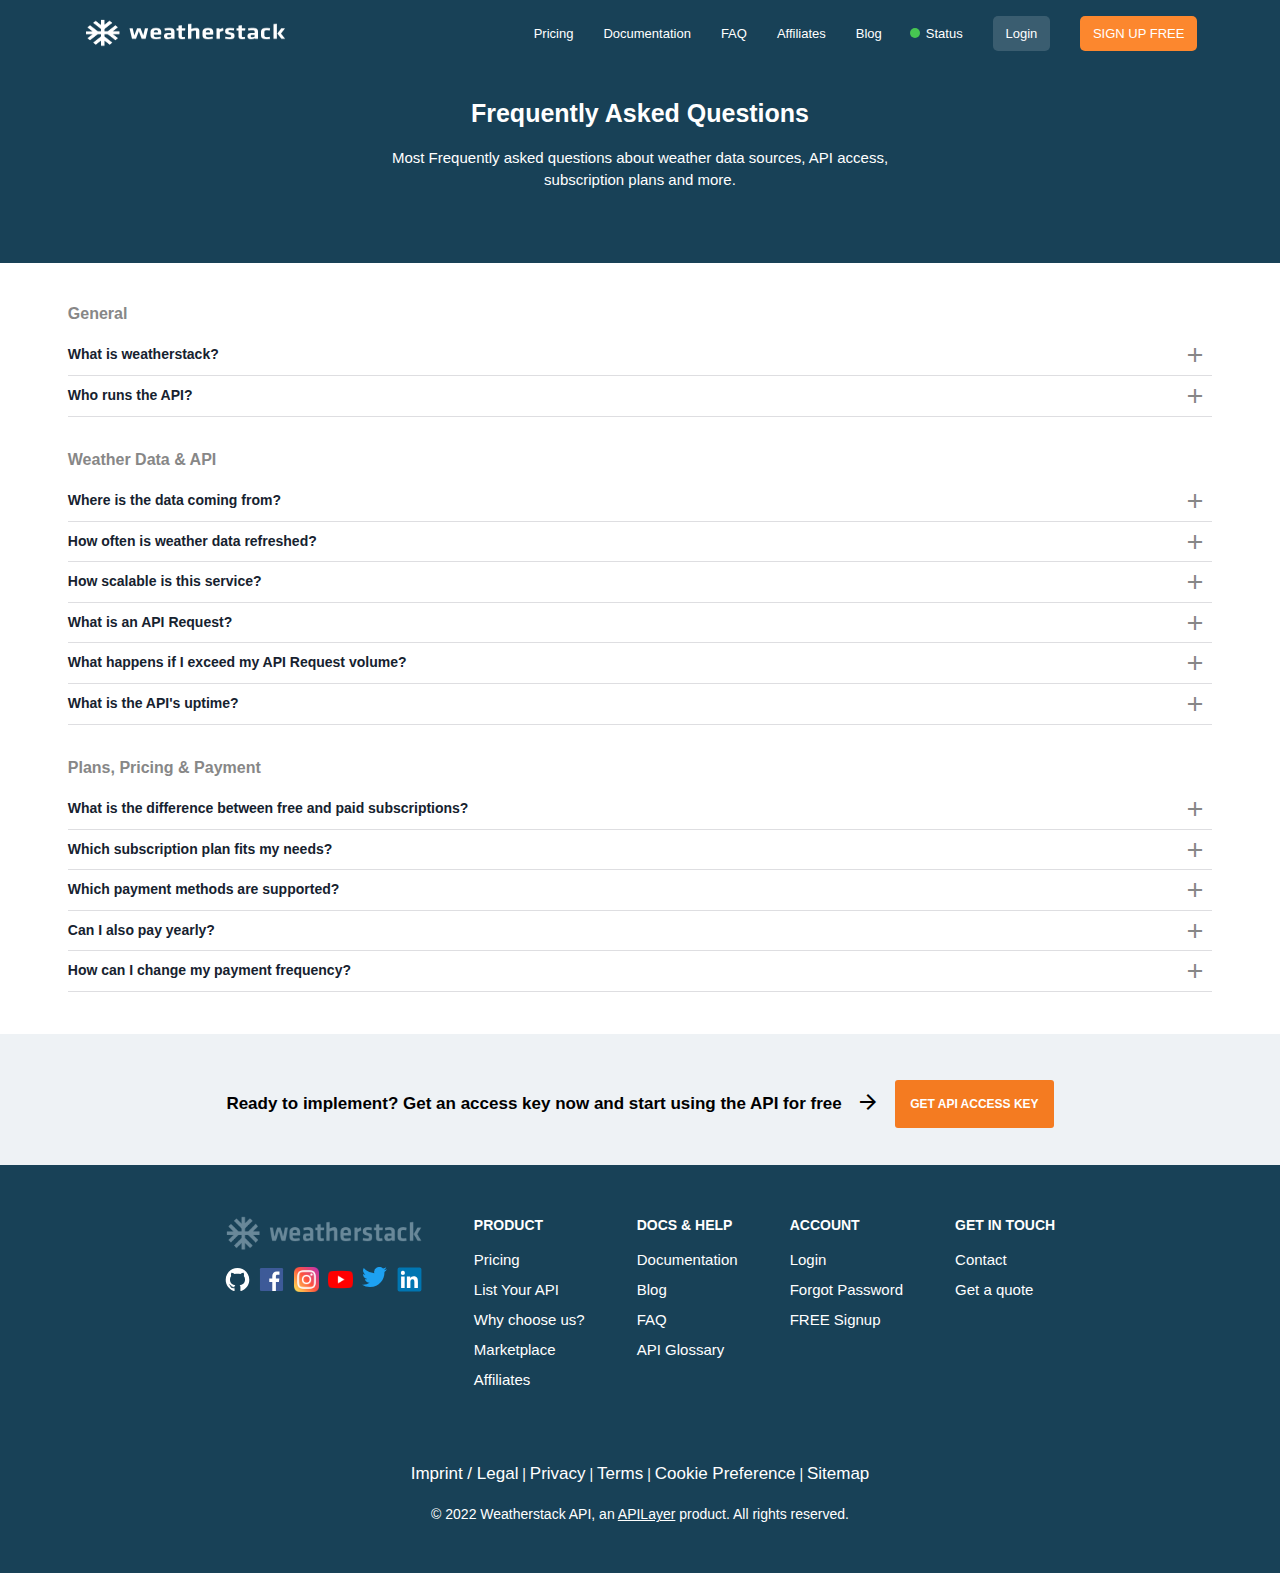
<file: html/faq.html>
<html lang="en">

<head>
    <meta charset="UTF-8">
    <meta name="viewport" content="width=device-width, initial-scale=1.0">
    <title>Homepage</title>
    <link rel="stylesheet" href="../css/styles.css" />
    <link rel="stylesheet" href="../css/faq.css" />
    <link rel="stylesheet"
        href="https://fonts.googleapis.com/css2?family=Material+Symbols+Outlined:opsz,wght,FILL,GRAD@20..48,100..700,0..1,-50..200" />
</head>

<body>
    <div>
        <nav class="navigation">
            <div class="container">
                <div class="logo">
                    <a class="weather-logo">
                        <a title="Weatherstack Logo" href="../index.html">
                            <img class="weblogo" alt="weatherstack logo" width="202" height="28"
                                src="../images/weatherstack_logo_white.png">
                        </a>
                    </a>
                </div>
                <div class="menu">
                    <span class="material-symbols-outlined">
                        menu
                        </span>
                    <ul>
                        <li>
                            <a title="Pricing Plans" href="./pricing.html">Pricing</a>
                        </li>
                        <li>
                            <a title="API Documentation" href="/documentation">Documentation</a>
                        </li>
                        <li>
                            <a title="Frequently Asked Questions" href="../html/faq.html">FAQ</a>
                        </li>
                        <li>
                            <a title="Affliliate Program" href="./affiliates.html">Affiliates</a>
                        </li>
                        <li>
                            <a title="Apilayer Blog" href="./blog.html">Blog</a>
                        </li>
                        <li class="status">
                            <a title="Weatherstack System Status" target="_blank"
                                href="https://status.weatherstack.com/">Status</a>
                        </li>
                        <li class="action login">
                            <a title="Login to your account" href="/login">Login</a>
                        </li>
                        <li class="action signup">
                            <a title="Start using the API" href="./pricing.html">SIGN UP FREE</a>
                        </li>
                    </ul>

                </div>

            </div>
        </nav>

        <section class="heading">
            <div class="container">
                <h1>Frequently Asked Questions</h1>
                <p>Most Frequently asked questions about weather data sources, API access,
                    <br>subscription plans and more.
                </p>
            </div>
        </section>

        <section class="faq">
            <div class="container">
                <div class="topic general">
                    <h5>General</h5>
                    <ul>
                        <li>
                            <p class="question">What is weatherstack?<span class="material-symbols-outlined">
                                    add
                                </span></p>

                            <p class="answer">The weatherstack API was built to deliver real-time, historical and future
                                weather information for as
                                many worldwide locations as possible, now covering an extensive scope of weather data
                                for almost the entire planet and
                                offering it at a cost-effective price point to companies big and small, as well as
                                developers, freelancers and individuals
                                around the world. Over the years, weatherstack has become one of the most popular
                                weather data REST API providers on the ma
                                rket due to its ease of implementation and data consistency.
                                <br><br>
                                You can test the API for free by <a title="Get start now" href="/signup/free">signing up
                                    for the Free Plan</a>.
                            </p>
                        </li>
                        <li>
                            <p class="question">Who runs the API?<span class="material-symbols-outlined">
                                    add
                                </span></p>

                            <p class="answer">Weatherstack is a product built and maintained by apilayer, a software
                                company
                                based in London, United Kingdom and Vienna, Austria. apilayer is the company behind some
                                of
                                the most popular API and SaaS products worldwide, including currencylayer, invoicely and
                                eversign.
                            </p>
                        </li>
                    </ul>
                </div>
                <div class="topic data">
                    <h5>Weather Data & API</h5>
                    <ul>
                        <li>
                            <p class="question">Where is the data coming from?<span class="material-symbols-outlined">
                                    add
                                </span></p>

                            <p class="answer">The weatherstack API is licensing weather data from some of the largest
                                weather stations and weather data providers in the world, all of which are closely
                                monitored for consistency and data accuracy around the clock.
                            </p>
                        </li>
                        <li>
                            <p class="question">How often is weather data refreshed?<span
                                    class="material-symbols-outlined">
                                    add
                                </span></p>

                            <p class="answer">Weather data returned by the API as well as weather forecast data always
                                contains the most up-to-date weather information at the current point in time, updated
                                in real-time.
                            </p>
                        </li>
                        <li>
                            <p class="question">How scalable is this service?<span class="material-symbols-outlined">
                                    add
                                </span></p>

                            <p class="answer">The weatherstack API is powered by apilayer cloud infrastructure, a system
                                some of the world's most popular real-time API services are running on, making it highly
                                scalable and flexible at any step of the way.
                            </p>
                        </li>
                        <li>
                            <p class="question">What is an API Request?<span class="material-symbols-outlined">
                                    add
                                </span></p>

                            <p class="answer">Pricing is based on the number of monthly API requests allowed. Each time
                                the weatherstack API service is used to look up a weather information, one API request
                                is
                                consumed. API errors are not counted towards your monthly quota.
                            </p>
                        </li>
                        <li>
                            <p class="question">What happens if I exceed my API Request volume?<span
                                    class="material-symbols-outlined">
                                    add
                                </span></p>

                            <p class="answer">Users will be automatically notified via e-mail and on their Account
                                Dashboard
                                once at least 75%, 90%, and 100% of their monthly API Request allowance has been
                                reached.
                                After reaching 100% of the allowance, overages fees will apply so we make sure you won't
                                experience
                                any disruptions and your website/application will keep running smoothly. You can learn
                                more about overages
                                billing here.
                            </p>
                        </li>
                        <li>
                            <p class="question">What is the API's uptime?<span class="material-symbols-outlined">
                                    add
                                </span></p>

                            <p class="answer">Our API's system status is closely monitored around the clock. Every
                                effort is made to ensure
                                the highest possible level of availability and consistency, and we are proud to have an
                                average uptime rate
                                of nearly 100% (99.9%), calculated based on the past 12 months.
                                <br><br> There is a public API status page available at the following URL:
                                <a target="_blank" title="weatherstack Status Page"
                                    href="https://status.weatherstack.com">status.weatherstack.com</a>.
                            </p>
                        </li>
                    </ul>
                </div>

                <div class="topic plans">
                    <h5>Plans, Pricing & Payment</h5>
                    <ul>
                        <li>
                            <p class="question">What is the difference between free and paid subscriptions?<span
                                    class="material-symbols-outlined">
                                    add
                                </span></p>

                            <p class="answer">The weatherstack Free Plan is a way of getting familiar with the API,
                                offering basic API functionality and a limitation of 250 monthly API lookups.

                                As soon as you need a higher volume or advanced API features, you can choose from one of
                                the premium subscriptions or contact us for a custom solution.</p>
                        </li>
                        <li>
                            <p class="question">Which subscription plan fits my needs?<span
                                    class="material-symbols-outlined">
                                    add
                                </span></p>

                            <p class="answer">The most decisive factor when it comes to your technical requirements is
                                the number of monthly weather data requests you need to make per month. Other factors
                                include HTTPS encryption, historical data, forecast data, and more.

                                Signing up for the Free Plan is a great way of getting to know the API and implementing
                                it without any commitments.</p>
                        </li>
                        <li>
                            <p class="question">Which payment methods are supported?<span
                                    class="material-symbols-outlined">
                                    add
                                </span></p>

                            <p class="answer">Payments can be made via credit card (Visa, MasterCard, Discover, Diner's
                                Club, American Express). Enterprise and high-volume customers may request annual bank
                                transfer payments to be enabled. You can change your payment method at any given time in
                                the "Payment" section of your account dashboard.</p>
                        </li>
                        <li>
                            <p class="question">Can I also pay yearly?<span class="material-symbols-outlined">
                                    add
                                </span></p>

                            <p class="answer">Yes. If you choose annual billing, the total price of your subscription
                                plan will be up to 15% lower than the total amount you would pay with a monthly payment
                                frequency.</p>
                        </li>
                        <li>
                            <p class="question">How can I change my payment frequency?<span
                                    class="material-symbols-outlined">
                                    add
                                </span></p>
                            <p class="answer">In order to change your billing frequency from monthly to yearly or from
                                yearly to monthly,
                                you will be required to downgrade your account back to the Free Plan.
                                <br>
                                <strong>Step 1:</strong> Navigate to the Subscription page, click "Downgrade" in the
                                Free Plan section and confirm your downgrade.
                                Downgrades are not effective immediately, your premium subscription will remain active
                                until the end of the current billing period.
                                <br>
                                <strong>Step 2:</strong> Once your billing period ends and your account downgrade has
                                become effective, navigate back to the Subscription
                                page and click "Upgrade" in your preferred subscription plan's section. You will now be
                                aked to choose a new billing frequency.
                                <br>
                                If you need any assistance changing your billing frequency, please do not hesitate to
                                contact us.
                            </p>
                        </li>
                    </ul>
                </div>
            </div>
        </section>

        <section class="signup">
            <div class="container">
                <p>
                    <span>
                        Ready to implement? Get an access key now and start using the API for free
                    </span>
                    <span class="material-symbols-outlined">
                        arrow_forward
                    </span>
                    <a title="Sign uo for free API access" href="./pricing.html">Get API Access Key</a>
                </p>
            </div>
        </section>
        <footer>
            <div class="container custom-container">
                <div class="left logos-section">
                    <div class="footer-logo">
                        <a href="./index.html">
                            <img class="logo-bottom" src="../images/weatherstack_logo_footer.png"
                                alt="weatherstack logo" width="197" height="35">
                        </a>
                    </div>
                    <div class="social-links">
                        <div class="social-logo github">
                            <a targht="_blank" href="https://github.com/apilayer/weatherstack">
                                <img src="../images/github-original.svg" width="25" hright="25">
                            </a>
                        </div>
                        <div class="social-logo facebook">
                            <a targht="_blank" href="https://www.facebook.com/APILayer/">
                                <img src="../images/facebook-original.svg" width="25" hright="25">
                            </a>
                        </div>
                        <div class="social-logo insta">
                            <a targht="_blank" href="https://www.instagram.com/apilayer/">
                                <img src="../images/instagram.png" width="25" hright="25">
                            </a>
                        </div>
                        <div class="social-logo youtube">
                            <a targht="_blank" href="https://www.youtube.com/channel/UCwDncja3klyMhkKXWV1zoNQ">
                                <img src="../images/youtube.png" width="25" hright="25">
                            </a>
                        </div>
                        <div class="social-logo twitter">
                            <a targht="_blank" href="https://twitter.com/apilayer/">
                                <img src="../images/twitter-original.svg" width="25" hright="25">
                            </a>
                        </div>
                        <div class="social-logo linkedin">
                            <a targht="_blank"
                                href="https://www.linkedin.com/authwall?trk=ripf&trkInfo=AQESw3_dz9mOEAAAAYMMykyAXLrKWTKL3Q6geO69ZLgKpP17rEgX7iUGjaigeEGynL1Rie-9w6to3tGsRihPBx-uPO7pGgRqEJ4FblxJDHlbg_VON-P_QB1Wzu_fRjrA8auiqyg=&original_referer=https://apilayer.com/&sessionRedirect=https%3A%2F%2Fwww.linkedin.com%2Fcompany%2Fapilayer%2F">
                                <img src="../images/linkedin-original.svg" width="25" hright="25">
                            </a>
                        </div>
                    </div>
                </div>
                <ul class="pro-li">
                    <li class="heading">PRODUCT</li>
                    <li>
                        <a href="./pricing.html">Pricing</a>
                    </li>
                    <li>
                        <a target="_blank" href="https://apilayer.com/provider">List Your API</a>
                    </li>
                    <li>
                        <a target="_blank" href="https://apilayer.com/why-choose-apilayer">Why choose us?</a>
                    </li>
                    <li>
                        <a target="_blank" href="https://apilayer.com/marketplace">Marketplace</a>
                    </li>
                    <li>
                        <a title="Affiliate Program" href="/affiliates">Affiliates</a>
                    </li>
                </ul>
                <ul class="do-li">
                    <li class="heading">DOCS & HELP</li>
                    <li>
                        <a href="/document">Documentation</a>
                    </li>
                    <li>
                        <a href="./blog.html">Blog</a>
                    </li>
                    <li>
                        <a href="./faq.html">FAQ</a>
                    </li>
                    <li>
                        <a href="/api-glossary">API Glossary</a>
                    </li>
                </ul>
                <ul class="log-li">
                    <li class="heading">ACCOUNT</li>
                    <li>
                        <a href="/login">Login</a>
                    </li>
                    <li>
                        <a href="/forgot">Forgot Password</a>
                    </li>
                    <li>
                        <a href="./pricing.html">FREE Signup</a>
                    </li>
                </ul>
                <ul class="api-li">
                    <li class="heading">GET IN TOUCH</li>
                    <li>
                        <a class="apilayer-support">Contact</a>
                    </li>
                    <li>
                        <a class="apilayer-support">Get a quote</a>
                    </li>
                </ul>
            </div>
            <div class="container">
                <div class="copyright-link">
                    <a target="_blank" href="https://www.ideracorp.com/legal/APILayer">Imprint / Legal</a>
                    |
                    <a target="_blank" href="https://www.ideracorp.com/Legal/APILayer/PrivacyStatement">Privacy</a>
                    |
                    <a target="_blank" href="https://www.ideracorp.com/Legal/Terms-of-Use">Terms</a>
                    |
                    <a target="_blank" href="https://www.ideracorp.com/Legal/APILayer/PrivacyStatement">Cookie
                        Preference</a>
                    |
                    <a target="_blank" href="https://weatherstack.com/sitemap.php">Sitemap</a>
                </div>
                <div class="copyright-text">
                    <span>© 2022 Weatherstack API, an
                        <a target="_blank" href="https://apilayer.com/">APILayer</a>
                        product. All rights reserved.</span>
                </div>
            </div>
        </footer>
    </div>
</body>

</html>
</file>
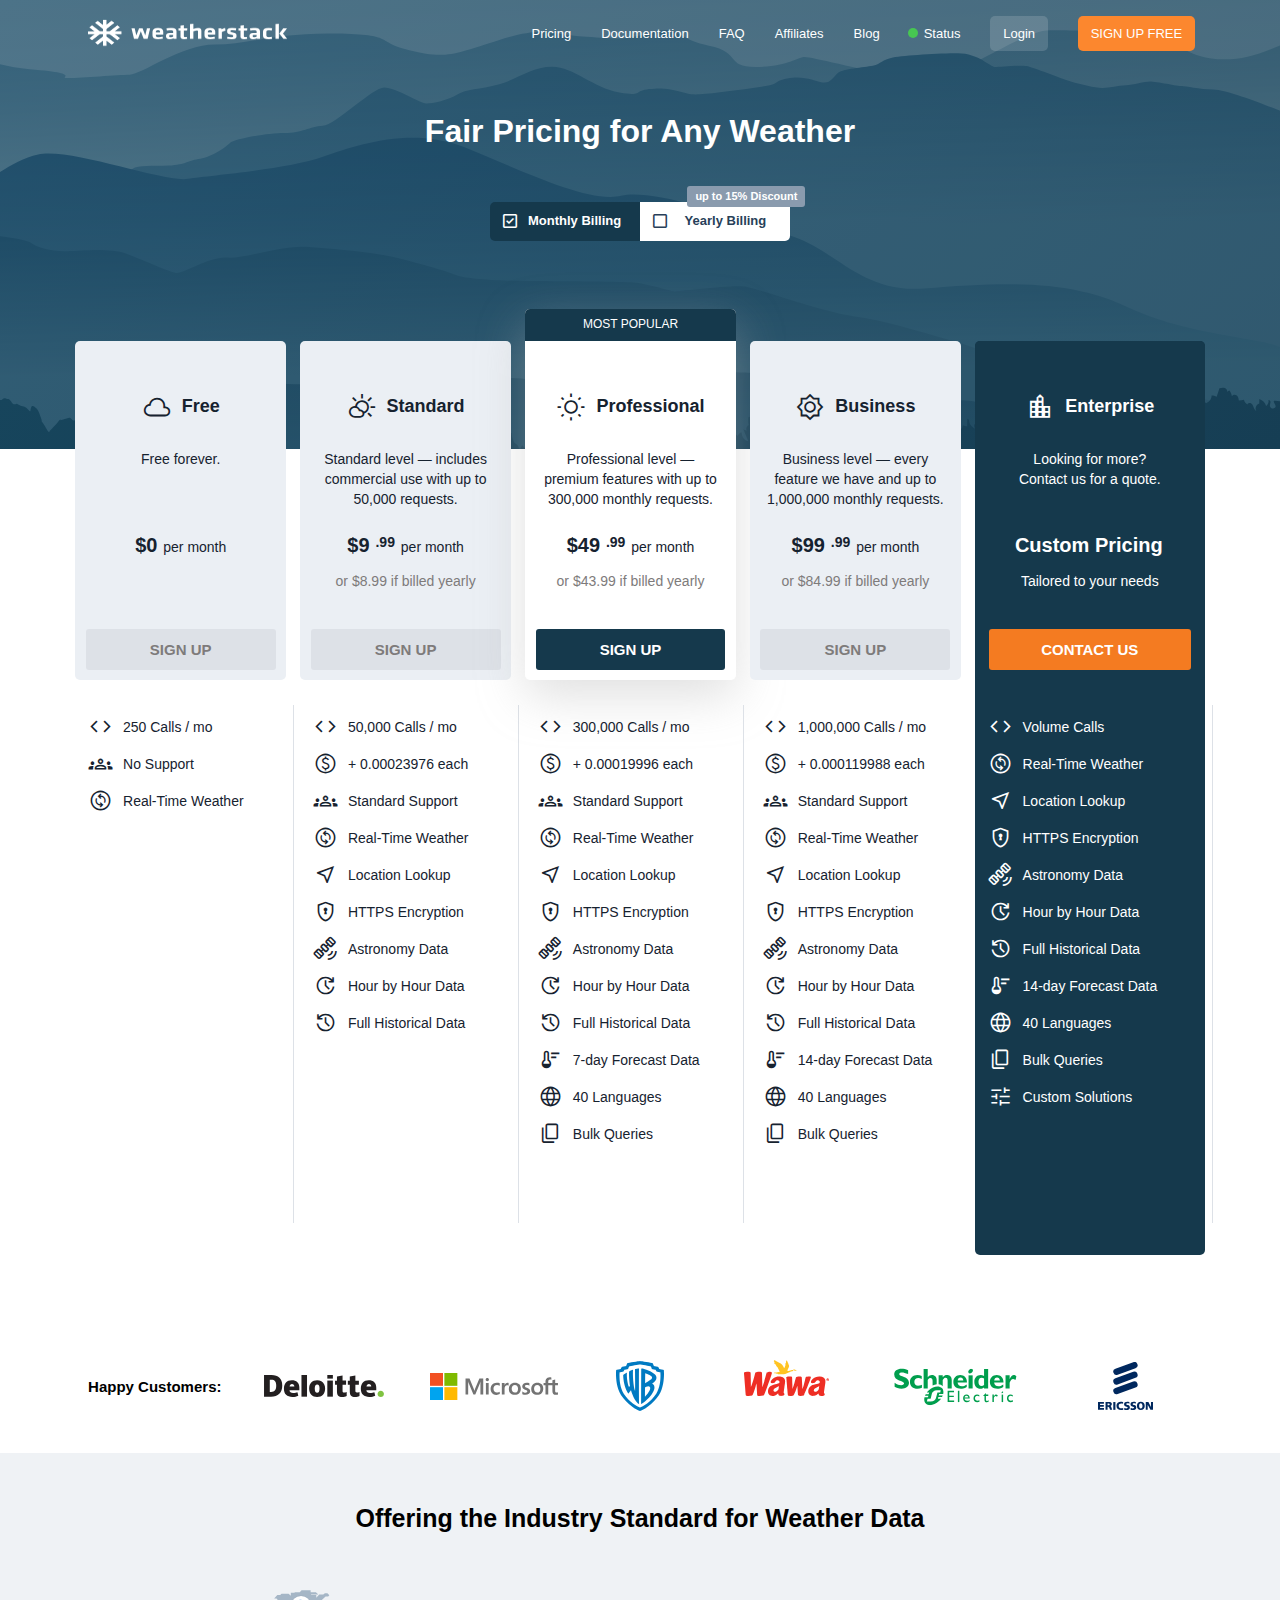
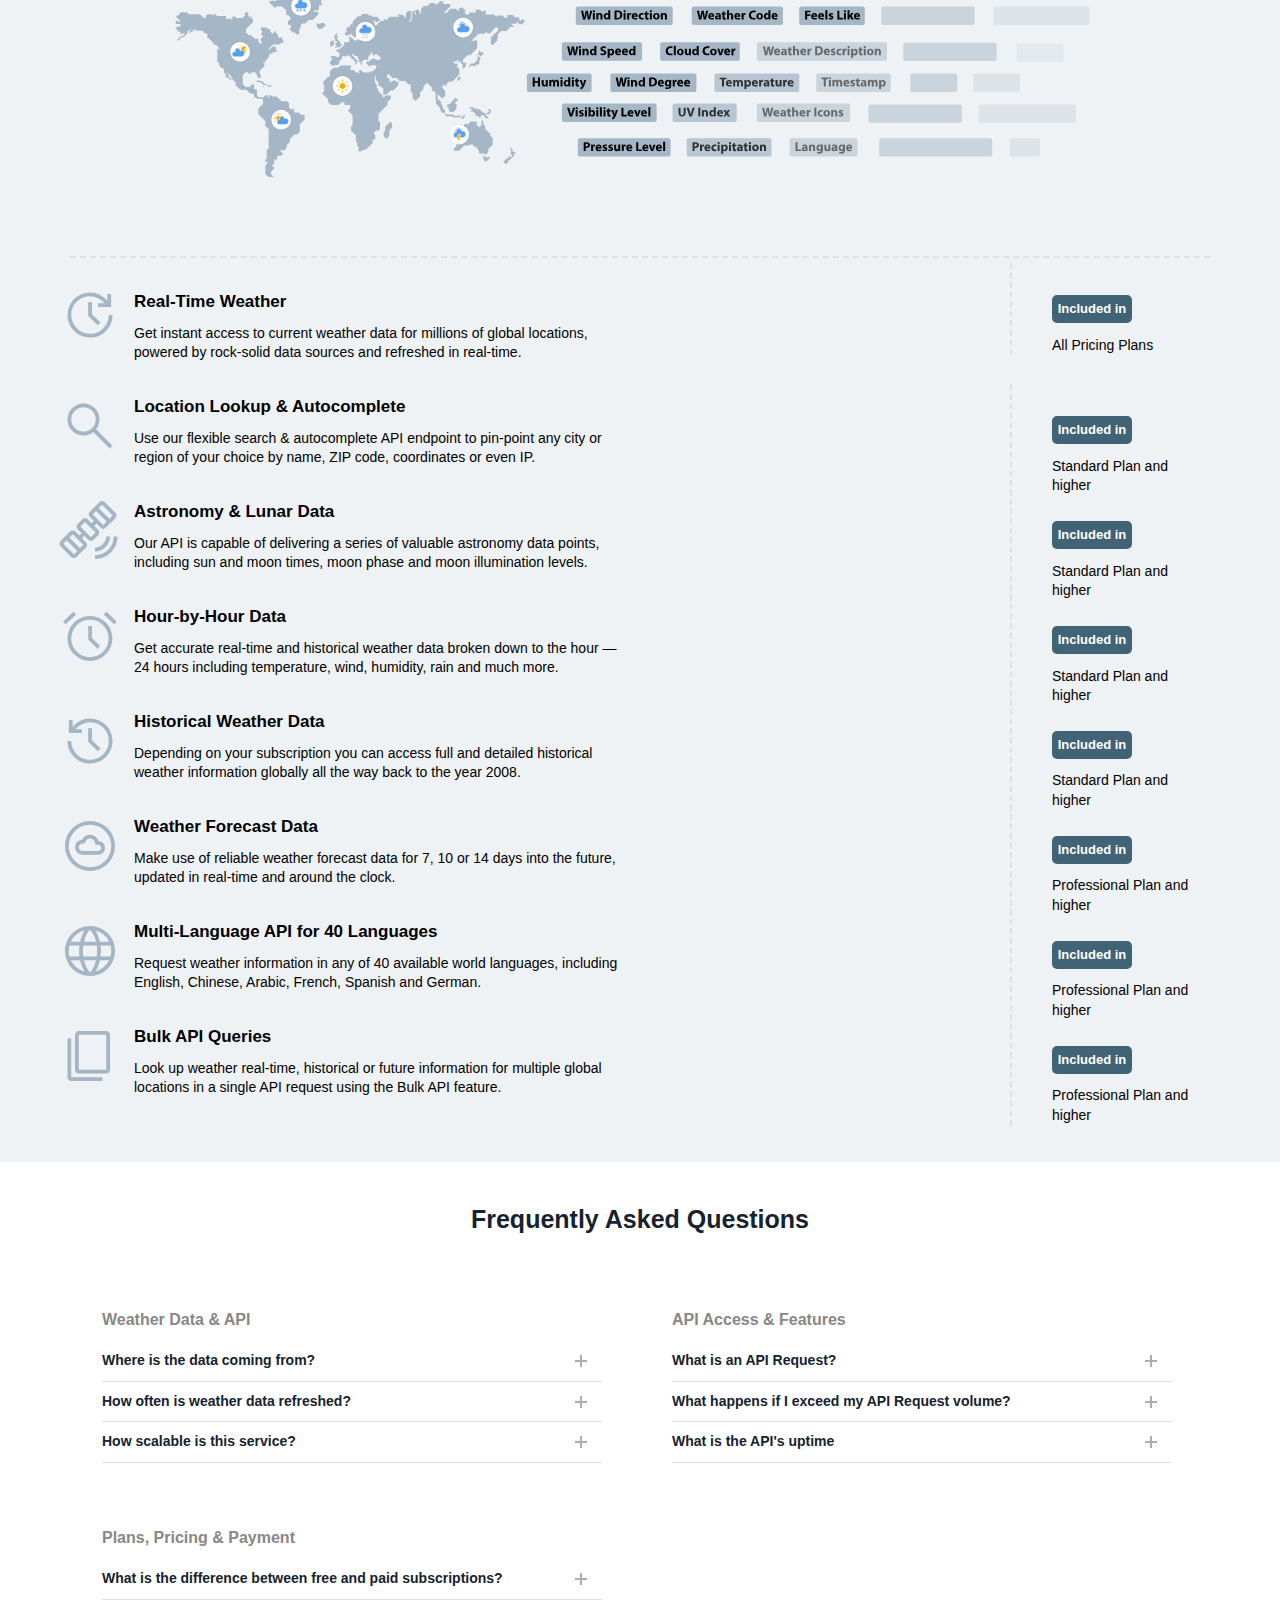
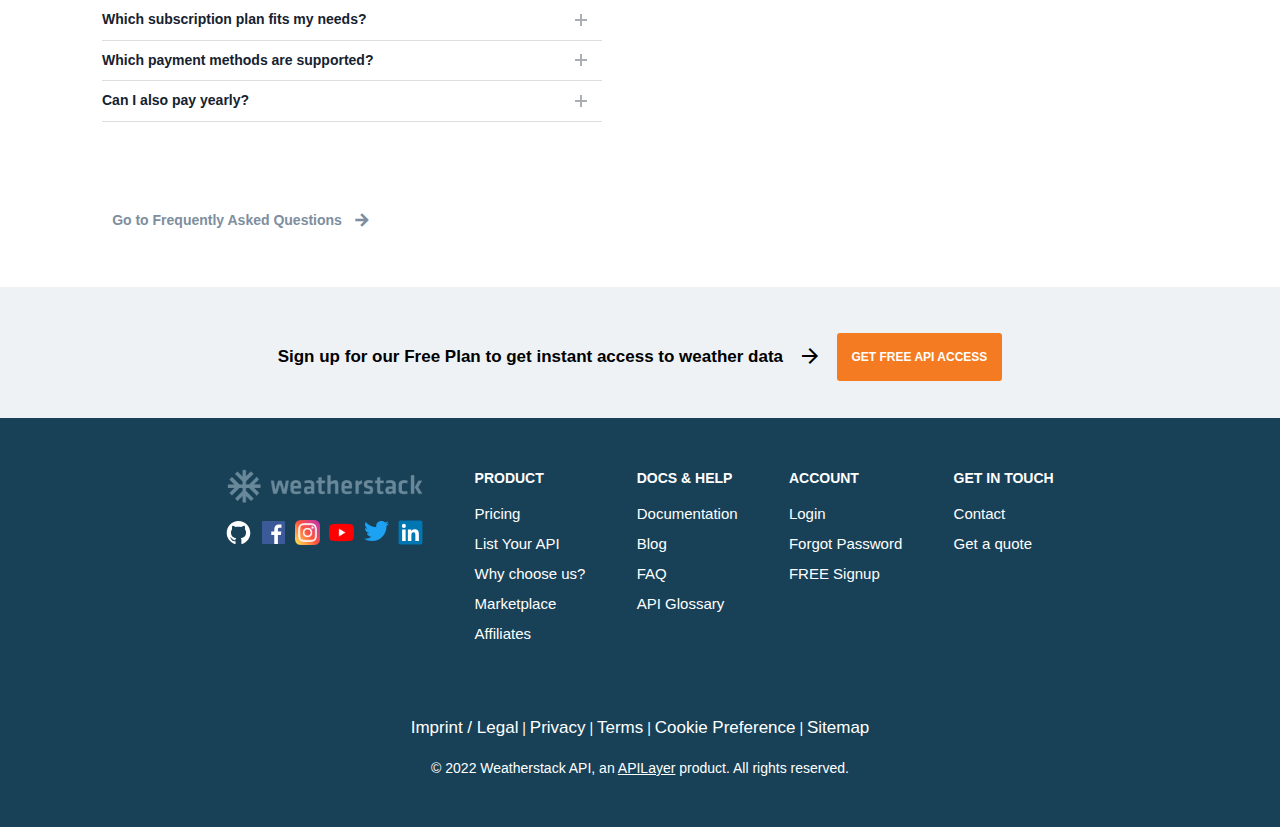
<file: html/pricing.html>
<!DOCTYPE html>
<html lang="en" class="weatherstack pricing">

<head>
    <meta charset="UTF-8">
    <meta name="viewport" content="width=device-width, initial-scale=1.0">
    <title>Document</title>
    <link rel="stylesheet" href="../css/styles.css" />
    <link rel="stylesheet" href="../css/pricing.css" />
    <link rel="stylesheet" href="https://fonts.googleapis.com/css2?family=Material+Symbols+Outlined:opsz,wght,FILL,GRAD@20..48,100..700,0..1,-50..200" />
</head>

<body>
    <div>
        <nav class="navigation">
            <div class="container">
                <div class="logo">
                    <a class="weather-logo">
                        <a title="Weatherstack Logo" href="../index.html">
                            <img class="weblogo" alt="weatherstack logo" width="202" height="28"
                                src="../images/weatherstack_logo_white.png">
                        </a>
                    </a>
                </div>
                <div class="menu">
                    <span class="material-symbols-outlined">
                        menu
                        </span>
                    <ul>
                        <li>
                            <a title="Pricing Plans" href="./pricing.html">Pricing</a>
                        </li>
                        <li>
                            <a title="API Documentation" href="/documentation">Documentation</a>
                        </li>
                        <li>
                            <a title="Frequently Asked Questions" href="../html/faq.html">FAQ</a>
                        </li>
                        <li>
                            <a title="Affliliate Program" href="./affiliates.html">Affiliates</a>
                        </li>
                        <li>
                            <a title="Apilayer Blog" href="./blog.html">Blog</a>
                        </li>
                        <li class="status">
                            <a title="Weatherstack System Status" target="_blank"
                                href="https://status.weatherstack.com/">Status</a>
                        </li>
                        <li class="action login">
                            <a title="Login to your account" href="/login">Login</a>
                        </li>
                        <li class="action signup">
                            <a title="Start using the API" href="./pricing.html">SIGN UP FREE</a>
                        </li>
                    </ul>

                </div>
            </div>
        </nav>

        <section class="hero pricing">
            <div class="container">
                <h2>Fair Pricing for Any Weather</h2>
                <div class="cycle">
                    <a data-cycle="monthly" class="monthly selected" href="">
                        Monthly Billing
                    </a>
                    <a data-cycle="yearly" class="yearly" href="">
                        Yearly Billing
                    </a>
                </div>
            </div>
        </section>

        <section class="pricing">
            <div class="container">
                <ul class="subscriptions">
                    <li class="free">
                        <!-- up part -->
                        <div class="main-container">
                            <div class="mc-header">
                                <h3>Free</h3>
                            </div>
                            <p class="description">Free forever.</p>
                            <div class="price">
                                <div class="monthly-data">
                                    <span>$0</span>
                                    <small class="frequency">per month</small>
                                    <div class="yearly-price">&nbsp;</div>
                                </div>
                                <div class="yearly-data">
                                    <span>$0</span>
                                    <small class="frequency">per month</small>
                                    <div class="yearly-price">&nbsp;</div>
                                </div>
                            </div>
                            <a class="signup-link" href="/signup/free" data-href-monthly="/signup/free"
                                data-href-yearly="/signup/free" title="sign up for the Free Plan">Sign up</a>
                        </div>

                        <!-- features -->
                        <div class="features-container">
                            <ul>
                                <li class="f-api">250 Calls / mo</li>
                                <li class="f-support">No Support</li>
                                <li class="f-current">Real-Time Weather</li>
                                <li class="f-empty">&nbsp;</li>
                                <li class="f-empty">&nbsp;</li>
                                <li class="f-empty">&nbsp;</li>
                                <li class="f-empty">&nbsp;</li>
                                <li class="f-empty">&nbsp;</li>
                                <li class="f-empty">&nbsp;</li>
                                <li class="f-empty">&nbsp;</li>
                                <li class="f-empty">&nbsp;</li>
                                <li class="f-empty">&nbsp;</li>
                                <li class="f-empty">&nbsp;</li>
                                <li class="f-empty">&nbsp;</li>
                            </ul>
                        </div>

                    </li>

                    <li class="standard">
                        <div class="main-container">
                            <div class="mc-header">
                                <h3>Standard</h3>
                            </div>
                            <p class="description">
                                Standard level
                                — includes commercial use with up to 50,000 requests.
                            </p>
                            <div class="price">
                                <div class="monthly-data">
                                    <span>$9</span>
                                    <span class="decimal">.99</span>
                                    <small class="frequency">per month</small>
                                    <div class="yearly-price">or $8.99 if billed yearly</div>
                                </div>
                                <div class="yearly-data">
                                    <span>$8</span>
                                    <span class="decimal">.99</span>
                                    <small class="frequency">per month</small>
                                    <div class="yearly-price">billed yearly</div>
                                </div>
                            </div>
                            <a class="signup-link" href="/signup/standard" data-href-monthly="/signup/standard"
                                data-href-yearly="/signup/standard" title="sign up for the Standard Plan">Sign up</a>
                        </div>

                        <!-- features -->
                        <div class="features-container">
                            <ul>
                                <li class="f-api">50,000 Calls / mo</li>
                                <li class="f-module">+ 0.00023976 each</li>
                                <li class="f-support">Standard Support</li>
                                <li class="f-current">Real-Time Weather</li>
                                <li class="f-auto">Location Lookup</li>
                                <li class="f-https">HTTPS Encryption</li>
                                <li class="f-astronomy">Astronomy Data</li>
                                <li class="f-hour">Hour by Hour Data</li>
                                <li class="f-history">Full Historical Data</li>
                                <li class="f-empty">&nbsp;</li>
                                <li class="f-empty">&nbsp;</li>
                                <li class="f-empty">&nbsp;</li>
                                <li class="f-empty">&nbsp;</li>
                                <li class="f-empty">&nbsp;</li>
                            </ul>
                        </div>
                    </li>
                    <li class="pro highlighted">
                        <div class="main-container">
                            <div class="mc-header">
                                <h3>Professional</h3>
                            </div>
                            <p class="description">
                                Professional level — premium features with up to 300,000 monthly requests.
                            </p>
                            <div class="price">
                                <div class="monthly-data">
                                    <span>$49</span>
                                    <span class="decimal">.99</span>
                                    <small class="frequency">per month</small>
                                    <div class="yearly-price">or $43.99 if billed yearly</div>
                                </div>
                                <div class="yearly-data">
                                    <span>$43</span>
                                    <span class="decimal">.99</span>
                                    <small class="frequency">per month</small>
                                    <div class="yearly-price">billed yearly</div>
                                </div>
                            </div>
                            <a class="signup-link" href="/signup/professional" data-href-monthly="/signup/professional"
                                data-href-yearly="/signup/professional" title="sign up for the Professional Plan">Sign
                                up</a>
                        </div>

                        <!-- features -->
                        <div class="features-container">
                            <ul>
                                <li class="f-api">300,000 Calls / mo</li>
                                <li class="f-module">+ 0.00019996 each</li>
                                <li class="f-support">Standard Support</li>
                                <li class="f-current">Real-Time Weather</li>
                                <li class="f-auto">Location Lookup</li>
                                <li class="f-https">HTTPS Encryption</li>
                                <li class="f-astronomy">Astronomy Data</li>
                                <li class="f-hour">Hour by Hour Data</li>
                                <li class="f-history">Full Historical Data</li>
                                <li class="f-forecast">7-day Forecast Data</li>
                                <li class="f-lang">40 Languages</li>
                                <li class="f-bulk">Bulk Queries</li>
                                <li class="f-empty">&nbsp;</li>
                                <li class="f-empty">&nbsp;</li>
                            </ul>
                        </div>
                    </li>
                    <li class="business">
                        <div class="main-container">
                            <div class="mc-header">
                                <h3>Business</h3>
                            </div>
                            <p class="description">
                                Business level — every feature we have and up to 1,000,000 monthly requests.
                            </p>
                            <div class="price">
                                <div class="monthly-data">
                                    <span>$99</span>
                                    <span class="decimal">.99</span>
                                    <small class="frequency">per month</small>
                                    <div class="yearly-price">or $84.99 if billed yearly</div>
                                </div>
                                <div class="yearly-data">
                                    <span>$84</span>
                                    <span class="decimal">.99</span>
                                    <small class="frequency">per month</small>
                                    <div class="yearly-price">billed yearly</div>
                                </div>
                            </div>
                            <a class="signup-link" href="/signup/business" data-href-monthly="/signup/business"
                                data-href-yearly="/signup/business" title="sign up for the Business Plan">Sign up</a>
                        </div>

                        <!-- features -->
                        <div class="features-container fc-4">
                            <ul>
                                <li class="f-api">1,000,000 Calls / mo</li>
                                <li class="f-module">+ 0.000119988 each</li>
                                <li class="f-support">Standard Support</li>
                                <li class="f-current">Real-Time Weather</li>
                                <li class="f-auto">Location Lookup</li>
                                <li class="f-https">HTTPS Encryption</li>
                                <li class="f-astronomy">Astronomy Data</li>
                                <li class="f-hour">Hour by Hour Data</li>
                                <li class="f-history">Full Historical Data</li>
                                <li class="f-forecast">14-day Forecast Data</li>
                                <li class="f-lang">40 Languages</li>
                                <li class="f-bulk">Bulk Queries</li>
                                <li class="f-empty">&nbsp;</li>
                                <li class="f-empty">&nbsp;</li>
                            </ul>
                        </div>
                    </li>

                    <li class="enterprise">
                        <div class="main-container">
                            <div class="mc-header">
                                <h3>Enterprise</h3>
                            </div>
                            <p class="description">
                                Looking for more? <br> Contact us for a quote.
                            </p>
                            <div class="price">
                                <span>Custom Pricing</span>
                                <div class="frequency">Tailored to your needs</div>
                            </div>
                            <a class="signup-link" title="Get a tailored solution">CONTACT US</a>
                        </div>

                        <!-- features -->
                        <div class="features-container">
                            <ul>
                                <li class="f-api">Volume Calls</li>
                                <li class="f-current">Real-Time Weather</li>
                                <li class="f-auto">Location Lookup</li>
                                <li class="f-https">HTTPS Encryption</li>
                                <li class="f-astronomy">Astronomy Data</li>
                                <li class="f-hour">Hour by Hour Data</li>
                                <li class="f-history">Full Historical Data</li>
                                <li class="f-forecast">14-day Forecast Data</li>
                                <li class="f-lang">40 Languages</li>
                                <li class="f-bulk">Bulk Queries</li>
                                <li class="f-custome">Custom Solutions</li>
                                <li class="f-empty">&nbsp;</li>
                                <li class="f-empty">&nbsp;</li>
                                <li class="f-empty">&nbsp;</li>
                            </ul>
                        </div>
                    </li>
                </ul>
            </div>
        </section>

        <section class="customers">
            <div class="container">
                <ul class="customer-list">
                    <li class="who">Happy Customers: </li>
                    <li class="deloitte"> </li>
                    <li class="microsoft"></li>
                    <li class="warnerbros"></li>
                    <li class="wawa"></li>
                    <li class="schneider"></li>
                    <li class="ericsson"></li>
                </ul>
            </div>
        </section>

        <section class="advantages">
            <div class="container">
                <div class="boxes">
                    <h4>Offering the Industry Standard for Weather Data</h4>
                    <div class="box real">
                        <h5 class="heading">Real-Time Weather</h5>
                        <p>Get instant access to current weather data for millions of global locations, powered by
                            rock-solid data sources and refreshed in real-time.</p>
                        <div class="included">
                            <div>Included in</div>
                            <span>All Pricing Plans</span>
                        </div>
                    </div>
                    <div class="box loca">
                        <h5 class="heading">Location Lookup & Autocomplete</h5>
                        <p>Use our flexible search & autocomplete API endpoint to pin-point any city or region of your
                            choice by name, ZIP code, coordinates or even IP.</p>
                        <div class="included">
                            <div>Included in</div>
                            <span>Standard Plan and higher</span>
                        </div>
                    </div>
                    <div class="box astronomy">
                        <h5 class="heading">Astronomy & Lunar Data</h5>
                        <p>Our API is capable of delivering a series of valuable astronomy data points, including sun
                            and moon times, moon phase and moon illumination levels.</p>
                        <div class="included">
                            <div>Included in</div>
                            <span>Standard Plan and higher</span>
                        </div>
                    </div>
                    <div class="box hour">
                        <h5 class="heading">Hour-by-Hour Data</h5>
                        <p>Get accurate real-time and historical weather data broken down to the hour — 24 hours
                            including temperature, wind, humidity, rain and much more.</p>
                        <div class="included">
                            <div>Included in</div>
                            <span>Standard Plan and higher</span>
                        </div>
                    </div>
                    <div class="box historical">
                        <h5 class="heading">Historical Weather Data</h5>
                        <p>Depending on your subscription you can access full and detailed historical weather
                            information globally all the way back to the year 2008.</p>
                        <div class="included">
                            <div>Included in</div>
                            <span>Standard Plan and higher</span>
                        </div>
                    </div>
                    <div class="box weather">
                        <h5 class="heading">Weather Forecast Data</h5>
                        <p>Make use of reliable weather forecast data for 7, 10 or 14 days into the future, updated in
                            real-time and around the clock.</p>
                        <div class="included">
                            <div>Included in</div>
                            <span>Professional Plan and higher</span>
                        </div>
                    </div>
                    <div class="box lang">
                        <h5 class="heading">Multi-Language API for 40 Languages</h5>
                        <p>Request weather information in any of 40 available world languages, including English,
                            Chinese, Arabic, French, Spanish and German.</p>
                        <div class="included">
                            <div>Included in</div>
                            <span>Professional Plan and higher</span>
                        </div>
                    </div>
                    <div class="box bulk">
                        <h5 class="heading">Bulk API Queries</h5>
                        <p>Look up weather real-time, historical or future information for multiple global locations in
                            a single API request using the Bulk API feature.</p>
                        <div class="included">
                            <div>Included in</div>
                            <span>Professional Plan and higher</span>
                        </div>
                    </div>
                </div>
            </div>
        </section>

        <section class="faq-pricing">
            <div class="container">
                <h4>
                    Frequently Asked Questions
                </h4>
                <div class="topic data">
                    <h5>Weather Data & API</h5>
                    <ul>
                        <li>
                            <p class="question">Where is the data coming from?</p>
                            <p class="answer">The weatherstack API is licensing weather data from some of the largest
                                weather stations and weather data providers in the world, all of which are closely
                                monitored for consistency and data accuracy around the clock.</p>
                        </li>
                        <li>
                            <p class="question">How often is weather data refreshed?</p>
                            <p class="answer">Weather data returned by the API as well as weather forecast data always
                                contains the most up-to-date weather information at the current point in time, updated
                                in real-time.</p>
                        </li>
                        <li>
                            <p class="question">How scalable is this service?</p>
                            <p class="answer">The weatherstack API is powered by apilayer cloud infrastructure, a system
                                some of the world's most popular real-time API services are running on, making it highly
                                scalable and flexible at any step of the way.</p>
                        </li>
                    </ul>
                </div>
                <div class="topic api">
                    <h5>API Access & Features</h5>
                    <ul>
                        <li>
                            <p class="question">What is an API Request?</p>
                            <p class="answer">Pricing is based on the number of monthly API requests allowed. Each time
                                the weatherstack API service is used to look up a weather information, one API request
                                is consumed. API errors are not counted towards your monthly quota.</p>
                        </li>
                        <li>
                            <p class="question">What happens if I exceed my API Request volume?</p>
                            <p class="answer">Users will be automatically notified via email and in their account
                                dashboard as soon as at least 75%, 90%, and 100% of their monthly API quota has been
                                reached. After reaching 100% of the allowance, overages fees will apply so we make sure
                                you won't experience any disruptions and your website/application will keep running
                                smoothly. You can learn more about overages billing here.

                            </p>
                        </li>
                        <li>
                            <p class="question">What is the API's uptime</p>
                            <p class="answer">Our API's systems status is closely monitored around the clock. Every
                                effort is made to ensure
                                the highest possible level of availability and consistency, and we are proud to have an
                                average uptime rate
                                of nearly 100% (99.9%), calculated based on the past 12 months. There is a public API
                                status page available at the following URL:
                                <a target="_blank" title="weatherstack status page"
                                href="https://status.weatherstack.com/">status.weatherstack.com</a>
                            </p>
                        </li>
                    </ul>
                </div>
                <div class="topic plans">
                    <h5>Plans, Pricing & Payment</h5>
                    <ul>
                        <li>
                            <p class="question">What is the difference between free and paid subscriptions?</p>
                            <p class="answer">The weatherstack Free Plan is a way of getting familiar with the API,
                                offering basic API functionality and a limitation of 250 monthly API lookups.

                                As soon as you need a higher volume or advanced API features, you can choose from one of
                                the premium subscriptions or contact us for a custom solution.</p>
                        </li>
                        <li>
                            <p class="question">Which subscription plan fits my needs?</p>
                            <p class="answer">The most decisive factor when it comes to your technical requirements is
                                the number of monthly weather data requests you need to make per month. Other factors
                                include HTTPS encryption, historical data, forecast data, and more.

                                Signing up for the Free Plan is a great way of getting to know the API and implementing
                                it without any commitments.</p>
                        </li>
                        <li>
                            <p class="question">Which payment methods are supported?</p>
                            <p class="answer">Payments can be made via credit card (Visa, MasterCard, Discover, Diner's
                                Club, American Express). Enterprise and high-volume customers may request annual bank
                                transfer payments to be enabled. You can change your payment method at any given time in
                                the "Payment" section of your account dashboard.</p>
                        </li>
                        <li>
                            <p class="question">Can I also pay yearly?</p>
                            <p class="answer">Yes. If you choose annual billing, the total price of your subscription
                                plan will be up to 15% lower than the total amount you would pay with a monthly payment
                                frequency.</p>
                        </li>
                    </ul>
                </div>
                <div class="topic empty"></div>
                <div class="topic bot">
                    <a title="Frequently Asked Questions" href="/faq" class="view-all">Go to Frequently Asked
                        Questions</a>
                </div>
            </div>
        </section>

        <section class="signup">
            <div class="container">
                <p>
                    <span>
                        Sign up for our Free Plan to get instant access to weather data
                    </span>
                    <span class="material-symbols-outlined">
                        arrow_forward
                    </span>
                    <a title="Sign uo for free API access" href="./pricing.html">Get Free API Access</a>
                </p>
            </div>
        </section>
        <footer>
            <div class="container custom-container">
                <div class="left logos-section">
                    <div class="footer-logo">
                        <a href="../index.html">
                            <img class="logo-bottom" src="../images/weatherstack_logo_footer.png"
                                alt="weatherstack logo" width="197" height="35">
                        </a>
                    </div>
                    <div class="social-links">
                        <div class="social-logo github">
                            <a targht="_blank" href="https://github.com/apilayer/weatherstack">
                                <img src="../images/github-original.svg" width="25" hright="25">
                            </a>
                        </div>
                        <div class="social-logo facebook">
                            <a targht="_blank" href="https://www.facebook.com/APILayer/">
                                <img src="../images/facebook-original.svg" width="25" hright="25">
                            </a>
                        </div>
                        <div class="social-logo insta">
                            <a targht="_blank" href="https://www.instagram.com/apilayer/">
                                <img src="../images/instagram.png" width="25" hright="25">
                            </a>
                        </div>
                        <div class="social-logo youtube">
                            <a targht="_blank" href="https://www.youtube.com/channel/UCwDncja3klyMhkKXWV1zoNQ">
                                <img src="../images/youtube.png" width="25" hright="25">
                            </a>
                        </div>
                        <div class="social-logo twitter">
                            <a targht="_blank" href="https://twitter.com/apilayer/">
                                <img src="../images/twitter-original.svg" width="25" hright="25">
                            </a>
                        </div>
                        <div class="social-logo linkedin">
                            <a targht="_blank"
                                href="https://www.linkedin.com/authwall?trk=ripf&trkInfo=AQESw3_dz9mOEAAAAYMMykyAXLrKWTKL3Q6geO69ZLgKpP17rEgX7iUGjaigeEGynL1Rie-9w6to3tGsRihPBx-uPO7pGgRqEJ4FblxJDHlbg_VON-P_QB1Wzu_fRjrA8auiqyg=&original_referer=https://apilayer.com/&sessionRedirect=https%3A%2F%2Fwww.linkedin.com%2Fcompany%2Fapilayer%2F">
                                <img src="../images/linkedin-original.svg" width="25" hright="25">
                            </a>
                        </div>
                    </div>
                </div>
                <ul class="pro-li">
                    <li class="heading">PRODUCT</li>
                    <li>
                        <a href="./pricing.html">Pricing</a>
                    </li>
                    <li>
                        <a target="_blank" href="https://apilayer.com/provider">List Your API</a>
                    </li>
                    <li>
                        <a target="_blank" href="https://apilayer.com/why-choose-apilayer">Why choose us?</a>
                    </li>
                    <li>
                        <a target="_blank" href="https://apilayer.com/marketplace">Marketplace</a>
                    </li>
                    <li>
                        <a title="Affiliate Program" href="./affiliates.html">Affiliates</a>
                    </li>
                </ul>
                <ul class="do-li">
                    <li class="heading">DOCS & HELP</li>
                    <li>
                        <a href="/document">Documentation</a>
                    </li>
                    <li>
                        <a href="./blog.html">Blog</a>
                    </li>
                    <li>
                        <a href="./faq.html">FAQ</a>
                    </li>
                    <li>
                        <a href="/api-glossary">API Glossary</a>
                    </li>
                </ul>
                <ul class="log-li">
                    <li class="heading">ACCOUNT</li>
                    <li>
                        <a href="/login">Login</a>
                    </li>
                    <li>
                        <a href="/forgot">Forgot Password</a>
                    </li>
                    <li>
                        <a href="./pricing.html">FREE Signup</a>
                    </li>
                </ul>
                <ul class="api-li">
                    <li class="heading">GET IN TOUCH</li>
                    <li>
                        <a class="apilayer-support">Contact</a>
                    </li>
                    <li>
                        <a class="apilayer-support">Get a quote</a>
                    </li>
                </ul>
                
            </div>
            <div class="container">
                <div class="copyright-link">
                    <a target="_blank" href="https://www.ideracorp.com/legal/APILayer">Imprint / Legal</a>
                    |
                    <a target="_blank" href="https://www.ideracorp.com/Legal/APILayer/PrivacyStatement">Privacy</a>
                    |
                    <a target="_blank" href="https://www.ideracorp.com/Legal/Terms-of-Use">Terms</a>
                    |
                    <a target="_blank" href="https://www.ideracorp.com/Legal/APILayer/PrivacyStatement">Cookie
                        Preference</a>
                    |
                    <a target="_blank" href="https://weatherstack.com/sitemap.php">Sitemap</a>
                </div>
                <div class="copyright-text">
                    <span>© 2022 Weatherstack API, an
                        <a target="_blank" href="https://apilayer.com/">APILayer</a>
                        product. All rights reserved.</span>
                </div>
            </div>
        </footer>
    </div>
</body>

</html>
</file>
<file: css/styles.css>
* {
    margin: 0;
    padding: 0;
    box-sizing: border-box;
}

body {
    background: #184157;
    color: #000;
    font-family: "Open Sans", "Gill Sans MT", "Gill Sans", Corbel, Arial, sans-serif;
    font-size: 14px;
    font-weight: 400;

    line-height: 1.4;

    position: relative;

    display: block;
}

.navigation {
    right: 0;
    left: 0;
    top: 0;

    z-index: 1030;
    position: absolute;

    background-color: transparent;

    border: none;
    padding-top: 0;

    height: 70px;
}

.container {
    padding: 0 0.8rem 0 0.8rem;
    max-width: 1170px;
    position: relative;
    margin-right: auto;
    margin-left: auto;
}

section {
    margin-right: auto;
    margin-left: auto;
}


.container .logo {
    float: left;
    padding-left: 1rem;
}

.weblogo {
    display: inline-block;
    margin-right: 10px;

    position: relative;
    top: 1.2rem;

    vertical-align: middle;
}

.button,
img {
    vertical-align: middle;
}

ul {
    list-style: none;
}

.navigation ul {
    list-style: none;
    padding-left: 0;
    float: right;
}

.navigation ul>li {
    float: left;
    position: relative;
}

.navigation ul>li,
.navigation ul>li>a {
    display: -webkit-inline-box;
    position: relative;
}

.navigation ul>li>a {
    color: #fff;
    font-size: 13px;
    font-weight: 500;

    line-height: 35px;
    margin: 16px 15px 19px;
}

.menu span {
    display: none;
}

/* status */
.navigation ul>li.status>a:before {
    content: "";
    width: 10px;
    height: 10px;

    border-radius: 25px;
    background-color: #47c652;

    display: inline-block;
    position: relative;
    left: -6px;
    margin-left: 4px;
}

/* login */
.login>a {
    background-color: rgba(255, 255, 255, .15);
    padding: 0 0.8rem;
    border-radius: 5px;
    margin-right: 0;
}

.login>a:hover {
    background-color: rgba(255, 255, 255, 0.3);
}

/* signup */
.signup>a {
    background-color: #fc872e;
    padding: 0 0.8rem;
    border-radius: 5px;
    margin-right: 0;
}

.signup>a:hover,
a.signup:hover {
    background-color: #e26200;
}

section {
    width: 100%;
}

section,
section .container {
    margin-right: auto;
    margin-left: auto;
}

/* customers */
section.customers {
    padding: 1.5rem 0 1.5rem 0;
    background: #eff2f5;
}

.customer-list {
    display: flex;
    flex-direction: row;
}

.customer-list li {
    width: 180px;
    height: 85px;
}

.customer-list .warnerbros {
    width: 130px;
}

.customer-list .who {
    text-align: center;
    line-height: 85px;

    font-weight: 700;
    font-size: 15px;
}

.customer-list .deloitte {
    background: url(../images/client_deloitte.svg);
    background-size: 120px;
    background-position: center;
    background-repeat: no-repeat;
}

.customer-list .microsoft {
    background: url(../images/client_microsoft.svg);
    background-size: 128px;
    background-position: center;
    background-repeat: no-repeat;
}

.customer-list .warnerbros {
    background: url(../images/client_warnerbros.svg);
    background-size: 48px;
    background-position: center;
    background-repeat: no-repeat;
}

.customer-list .wawa {
    background: url(../images/client_wawa.svg);
    background-size: 85px;
    background-position: center;
    background-repeat: no-repeat;

    position: relative;
    bottom: 0.5rem;
}

.customer-list .schneider {
    background: url(../images/client_schneider.svg);
    background-size: 125px;
    background-position: center;
    background-repeat: no-repeat;
}

.customer-list .ericsson {
    background: url(../images/client_ericsson_2.svg);
    background-size: 55px;
    background-position: center;
    background-repeat: no-repeat;
}


/* bottom signup */
section.signup {
    padding: 50px 30px;
    font-family: Promo, Helvetica, Arial, sans-serif;
    font-size: 15px;
    text-align: center;
    background: #eef2f5;
    background-size: 20%;
    background-repeat: no-repeat;
}

section.signup p {
    font-size: 17px;
    margin-bottom: 0;
    font-weight: 600;
}

section.signup p span{
    padding-right: 10px;
    position: relative;
    top: 1px;
}

section.signup a{
    background: #f47b21;
    padding: 17px 15px;

    color: #fff;
    border-radius: 3px;

    font-size: 12px;
    text-transform: uppercase;
    font-weight: 700;
    position: relative;
}

section.signup p .material-symbols-outlined {
    position: relative;
    top: 0.4rem;
}

footer {
    text-align: center;
    padding: 3.2rem 0 0;
    font-size: 14px;
    color: #fff;
}

.footer-logo {
    margin-bottom: 1rem;
}

.container.custom-container {
    display: flex;
    flex-direction: row;
    justify-content: space-evenly;
    margin: 0 auto;
    max-width: 75%;
}

.left.logos-section {
    display: flex;
    flex-direction: column;
}

.social-links {
    display: flex;
    flex-direction: row;
    justify-content: space-between;
}

.container.customer-container ul {
    width: 196px;
    text-align: left;
}

footer ul {
    text-align: left;
}

footer ul li.heading {
    margin-bottom: 10px;
    font-family: Promo, Helvetica, Arial, sans-serif;
    text-transform: uppercase;
    font-weight: 700;
}

footer ul li a{
    line-height: 30px;
    font-size: 15px;
    color: #fff;
}

footer .container{
    margin: 4rem 0 3rem 0;
    max-width: 100%;
}

.copyright-link a {
    color: #fff;
    line-height: 30px;

    font-size: 17px;
}

.copyright-link {
    margin: 0 auto 1rem auto;
}

/* buttons a */
.button,
.navigation .logo a,
.navigation ul>li>a,
section.hero .container h2,
section.hero .container h4 {
    font-family: Promo, Helvetica, Arial, sans-serif;
}

a,
section.hero {
    text-decoration: none;
}

a:hover {
    text-decoration: underline;
    cursor: pointer;
}

.copyright-text span a {
    color: white;
    text-decoration: underline;
}

@media screen and (max-width: 800px) {
    .navigation {
        padding-top: 0;
    }

    .menu span {
        display: block;
        color: white;

        position: absolute;
        top: 1rem;
        right: 0.8rem;
    }

    .navigation ul {
        display: none;
        
        background: #fff;
        
        margin: 0;
        width: 100%;
        height: 100%;
        position: fixed;
        top: 25px;
        left: 0;
        padding-top: 10px;
        text-align: left;
        transition: all 0.3s;
    }

    .navigation ul>li>a {
        color: #000;
    }

    .navigation .menu:hover ul{
        display: block;
        display: flex;
        flex-direction: column;
    }

    .container {
        width: 100%;
        padding: 0;
        text-align: center;
    }

    .customer-list {
        overflow-x: scroll;
        overflow-y: hidden;
    }

    .customer-list li {
        flex-shrink: 0;
        white-space: nowrap;
    }

    section.signup p span {
        display: none;
    }

    section.signup p a {
        width: 100%;
        display: block;
    }

    .container.custom-container {
        width: 100%;

        display: grid;
        grid-template-areas: 
        "d1 d2"
        "d3 d4"
        "logo logo";

        justify-content: start;

        margin-left: 2rem;
    }

    .footer-logo {
        grid-area: logo;
        margin-top: 1rem;
    }

    .pro-li {
        grid-area: d1;
    }

    .do-li {
        grid-area: d2;
        margin-left: 10rem;
    }

    .log-li {
        margin-top: 2rem;
        grid-area: d3;
    }

    .api-li {
        margin-top: 2rem;
        margin-left: 10rem;
        grid-area: d4;
    }
}
</file>
<file: css/index.css>
section.hero {
    background: url(../images/mountains.svg),
        linear-gradient(135deg, #1f4e69 0, #164058);
    background-size: cover;
    background-position: center;
    color: #fff;
    padding: 9rem 0 9rem 0;
}

.web-title {
    display: inline-block;
}

.web-title h2 {
    font-size: 32px;
    letter-spacing: 0;

    margin-bottom: 20px;
    margin-top: 0;

    line-height: 40px;
}

.hero-main {
    display: flex;
    justify-content: space-between;
}

/* title h4 */
.web-title h4 {
    font-size: 18px;
    margin-bottom: 17px;
    line-height: 25px;
}

section.hero h4+.number-customers {
    font-size: 17px;
    font-family: Promo, Helvetica, Arial, sans-serif;
    font-weight: 300;

    margin: 1rem 0 1.25rem 0;
    border-radius: 17px;
    padding: 1rem 2rem;

    line-height: 20px;
    /* width:388px; */

    background: rgba(255, 255, 255, .1);

    display: block;
}

.number-customers:before {
    display: inline-block;

    margin: 0 10px 0 0;
    content: "\f6a0";

    position: relative;
    left: 0;
    top: 7px;

    font-family: "Material Symbols Outlined";
    font-weight: 300;
    font-size: 30px;

}

.web-title .signup {
    background: #fc872e;
    text-align: center;
}

.button {
    display: inline-block;

    margin: 1rem 1rem 0 0;
    padding: 1.3rem 2rem;
    border-radius: 5px;

    touch-action: manipulation;
    cursor: pointer;

    line-height: 1.4;
    font-size: 14px;
    font-weight: 700;
    color: #fff;
    text-transform: uppercase;
    user-select: none;
}

.friendly {
    font-size: 19px;
    position: relative;
    top: 10px;
}

/* weather animated */
.weather-animated {
    width: 500px;

    border-radius: 10px;
    border: 4px solid #608094;

    margin-left: 3rem;
    padding: 0.5rem 0;

    background: #16394c;

    display: flex;
    flex-direction: column;
    justify-content: space-evenly;
}

.location h4 {
    font-size: 16px;
    text-align: center;
}

.today {
    display: flex;
    flex-direction: row;
    justify-content: space-around;

    margin-bottom: 1rem;
}

.ani-mid span {
    line-height: 139.59px;
    font-size: 30px;
}

.sunny {
    text-align: center;
    font-size: 16px;
    font-weight: 600;
}

.ani-right {
    display: flex;
    flex-direction: column;
    justify-content: center;
}

.ani-right span {
    display: block;
}

.weather-animated .week {
    display: flex;
    justify-content: space-around;
}

.day span {
    display: block;
    text-align: center;
}

.button,
.navigation .logo a,
.navigation ul>li>a,
section.hero .container h2,
section.hero .container h4 {
    font-family: Promo, Helvetica, Arial, sans-serif;
}

a,
section.hero {
    text-decoration: none;
}

a:hover {
    text-decoration: underline;
    cursor: pointer;
}



/* section advantages */

section.advantages {
    background: #fff;
    padding: 3rem 0;
    text-align: center;
    display: block;
}

.boxes {
    background-color: #eff2f5;
    border-radius: 5px;
    padding: 0.3rem 1rem;

    display: flex;
    flex-direction: row;
}

.box {
    text-align: left;

    margin: 1rem;
    padding: 1.3rem 0.5rem;

    background-color: #ebeff4;
}

/* icons */
h5:before {
    font-family: "Material Symbols Outlined";
    font-size: 30px;
    font-weight: 300;
    display: block;
    margin-bottom: 20px;
}

.real h5:before {
    content: "\e3dd";
}

.loca h5:before {
    content: "\e55b";
}

.up h5:before {
    content: "\e9e4";
}

.price h5:before {
    content: "\e52d";
}

.box h5 {
    font-size: 16px;
    font-weight: 600;

    margin-bottom: 20px;
}


h5,
p {
    font-size: 15px;
    line-height: 20px;
}

/* main feature */
section.main-feature {
    background: #fff;
    padding: 25px 0 65px 0;
}

.main-feature .container {
    display: flex;
}

.features {
    margin-right: 2rem;
}

.features h4 {
    font-family: Promo, Helvetica, Arial, sans-serif;
    font-size: 25px;
    font-weight: 600;
    margin-bottom: 1rem;
    line-height: normal;
}

.features p,
.features li {
    font-size: 15px;
    margin-bottom: 10px;
}

.features li:before {
    font-family: "Material Symbols Outlined";
    display: inline-block;
    font-weight: 300;
    font-size: 30px;
    margin-right: 10px;

    position:relative;
    top: 9px;
    left: 0;
}

.features .realtime:before {
    content: "\e86a";
}

.features .historical:before {
    content: "\e889";
}

.features .forecast:before {
    content: "\f076";
}

.features .auto:before {
    content: "\e569";
}

.features .bulk:before {
    content: "\f1b7";
}

/* methods */
section.methods {
    background: #184157 url(../images/bg_waves_4.svg);
    background-repeat: no-repeat;
    background-position: bottom;
    background-size: cover;

    display: flex;
    flex-direction: column;
    align-items: center;

    padding: 2rem 0;
    color: #fff;
}

section.methods .container {
    display: flex;
    flex-direction: column;
    align-items: center;
}

section.methods h4{
    font-size: 25px;
    font-weight: 600;
    line-height: normal;
    font-family: Promo, Helvetica, Arial, sans-serif;

    margin-bottom: 15px;

    color: #fff;
    text-align: center;
}

section.methods h4:before {
    display: block;
    content: 'Example';
    text-align: center;

    text-transform: uppercase;
    font-size: 14px;
    font-weight: bold;
    background: #416376;
    margin: 2rem auto;

    width: 100px;

    padding: 0.8rem 0;
    border-radius: 20px;
}

section.methods h5 {
    font-size: 20px;
    font-weight: 500;
    color: #fff;
    line-height: normal;

    text-align: center;

    max-width: 600px;
    margin: 0 auto;
}

.methods .buttons {
    display: grid;
    grid-template-columns: 1fr 1fr 1fr;
    column-gap: 0;
    justify-items: center;
    
    margin: 2rem 0 1rem;
    padding: 0;

    width: 730px;
}

.methods .buttons>li{
    display: inline;
    padding: 0;
    margin: 0;
}

.methods .buttons li .b1{
    border-top-left-radius: 5px;
    border-bottom-left-radius: 5px;
}

.methods .buttons li .b3{
    border-top-right-radius: 5px;
    border-bottom-right-radius: 5px;
}

.methods .buttons a {
    min-width: 243px;
    display: inline-block;
    padding: 16px 50px 18px 50px;
    margin: 0;

    border: 1px solid rgba(0, 0, 0, .1);
    background: #fff;
    font-weight: 600;
    color: #000;
    text-align: center;
}

.methods .buttons a.selected{
    background: #f47b21;
    border-color: #f47b21;
    color: #fff;
}

/* results */
.methods .result {
    display: block;
    background: #17242b;
    width: 65%;
    margin: 0 auto;
    border-radius: 5px;
    overflow: auto;
    text-align: left;
}

/* more features */
.methods .more-features ul {
    display: grid;
    grid-template-columns: 1fr 1fr 1fr;
    gap: 1rem;

    margin: 2rem 1rem;
}

.methods .more-features li {
    padding: 5px 20px 15px 20px;
    border-radius: 5px;

    background: rgba(255, 255, 255, .1);
    box-shadow: 0 4px 6px rgba(50, 50, 93, .11), 
    0 1px 3px rgba(0, 0, 0, .08);
    text-align: left;
}

.methods .more-features li .heading{
    font-weight: 600;
    font-size: 15px;
    line-height: 40px;
    display: block;
}

.methods .more-features li .heading:before {
    margin-right: 10px;

    font-family: "Material Symbols Outlined";
    font-size: 35px;
    font-weight: 300;
    vertical-align: middle;

    display: inline-block;
    text-transform: none;
}

.methods .more-features li.sources .heading:before {
    content: "\e661";
}

.methods .more-features li.speed .heading:before {
    content: "\e4cb";
}

.methods .more-features li.scaleable .heading:before {
    content: "\e8e5";
}

.methods .more-features li.location-lookup .heading:before {
    content: "\e8b6";
}

.methods .more-features li.security .heading:before {
    content: "\e8e8";
}

.methods .more-features li.api-dpcs .heading:before {
    content: "\f1b7";
}

/* grid */
.grid {
    background: #fff;
    padding: 3rem 0;
    text-align: center;
}
.grid .container h4{
    font-size: 25px;
    line-height: normal;
    font-weight: 600;
    font-family: Promo, Helvetica, Arial, sans-serif;
}

.grid .container h5{
    font-size: 20px;
    font-weight: 400;
    line-height: normal;

    max-width: 600px;

    margin: 1rem auto 3rem auto;
}

.grid li {
    display: inline-block;
    width: 250px;
    height: 100px;
    background: gray;
    margin: 0 10px 10px 0;
    border-radius: 5px;
}

.grid .daimler {
    background: #263e6a url(../images/client_white_daimler.svg);
    background-size: 175px;
    background-repeat: no-repeat;
    background-position: center;
}

.grid .deloitte {
    background: #eef2f5 url(../images/client_deloitte.svg);
    background-size: 150px;
    background-repeat: no-repeat;
    background-position: center;
}

.grid .ericsson {
    background: #01275b url(../images/client_white_ericsson_2.svg);
    background-size: 65px;
    background-repeat: no-repeat;
    background-position: center;
}

.grid .microsoft {
    background: #eef2f5 url(../images/client_microsoft.svg);
    background-size: 175px;
    background-repeat: no-repeat;
    background-position: center;
}

.grid .schneider {
    background: #009e4d url(../images/client_white_schneider.svg);
    background-size: 150px;
    background-repeat: no-repeat;
    background-position: center;
}

.grid .warnerbros {
    background: #027ac2 url(../images/client_white_warnerbros.svg);
    background-size: 65px;
    background-repeat: no-repeat;
    background-position: center;
}

.grid .wawa {
    background: #ee2e25 url(../images/client_white_wawa.svg);
    background-size: 110px;
    background-repeat: no-repeat;
    background-position: center;
}

.grid .canda {
    background: #eef2f5 url(../images/client_canda.svg);
    background-size: 90px;
    background-repeat: no-repeat;
    background-position: center;
}

.grid .mckinsey {
    background: #23477f url(../images/client_mckinsey.svg);
    background-size: 250px;
    background-repeat: no-repeat;
    background-position: center;
}

.grid .rimowa {
    background: #eef2f5 url(../images/client_rimowa.svg);
    background-size: 155px;
    background-repeat: no-repeat;
    background-position: center;
    margin-right: 0;
}

@media screen and (max-width: 800px) {
    section.hero {
        width: auto;
        padding-bottom: 4rem;
    }

    .hero-main {
        display: flex;
        flex-direction: column;
    }

    .weather-animated {
        margin: 2rem 2rem 0;
        display: block;
        width: auto;
    }

    .boxes {
        display: flex;
        flex-direction: column;
    }

    .box {
        margin: 1rem;
        padding: 1rem;
    }

    .main-feature .container {
        flex-direction: column;
    }

    .methods .buttons {
        grid-template-rows: 1fr 1fr 1fr;
        grid-template-columns: none;
    }

    .methods .buttons li .b1{
        border-top-left-radius: 5px;
        border-bottom-left-radius: 0px;
        border-top-right-radius: 5px;
    }
    
    .methods .buttons li .b3{
        border-top-right-radius: 0px;
        border-bottom-right-radius: 5px;
        border-bottom-left-radius: 5px;
    }

    .methods .more-features ul {
        grid-template-columns: none;
        grid-template-columns: auto;
        gap: 1rem;
    
        margin: 2rem 1rem;
    }

}
</file>
<file: css/affiliates.css>
section.heading .container {
  color: #fff;
  text-align: center;
  padding: 6rem 0 4rem 0;
}

section.heading .container h1 {
  margin-bottom: 1.5rem;
  font-size: 32px;
}

section.heading .container h3 {
  line-height: 22px;
  font-size: 14px;
}

section.affiliates {
  background-color: #fff;
  text-align: center;
}

section.affiliates .container {
  max-width: 80%;
  margin: 0 auto;
  padding-bottom: 2rem;
}

section.affiliates img {
  margin: 2rem auto;
  max-width: 930px;
}

section.affiliates h3 {
  text-align: left;
  font-size: 18px;
  line-height: 20px;
  margin: 1rem 0;
}

section.affiliates .join {
  text-align: left;
  font-size: 16px;
  line-height: 20px;
  display: block;
  max-width: 240px;
  text-align: center;
  color: #fff;
  background-color: #4f78a9;
  padding: 1.3rem;
  font-weight: 700;
  border-radius: 5px;
  margin: 2rem 0;
}

section.affiliates p {
  text-align: left;
  font-size: 16px;
  line-height: 20px;
  margin-bottom: 1rem;
}

section.affiliates p a {
  color: #4f78a9;
  text-decoration: underline;
}

section.affiliates ul {
  text-align: left;
  font-size: 14px;
  line-height: 20px;
  list-style: disc;
  padding-left: 2rem;
  margin-bottom: 3rem;
}

section.affiliates ul li {
  padding: 0.3rem 0;
}
</file>
<file: css/blog.css>
.main {
    position: relative;
    top: 4rem;

    background: #fff;
    padding: 3rem 0;
}

.main .container {
    display: grid;
    grid-template-columns: 1fr 3fr;
    justify-items: center;

    width: 95%;
}

/* left menu */
.main .left-menu {
    display: flex;
    flex-direction: column;
    margin-right: 1rem;
}

.main .left-menu div.recent-post {
    margin-bottom: 1rem;
}

.main .left-menu div h2 {
    color:#fff;
    background: #283f59;
    border-radius: 5px 5px 0 0;

    padding: 0.7rem 0 0.7rem 1rem;
}

.main .left-menu ul {
    background: #ebeff4;
    padding: 1rem;
    line-height: 30px;
}

.main .left-menu ul li {
    font-size: 16px;
    margin-bottom: 1rem;
}

.main .left-menu ul li a {
    color:#283f59;
}




/* blogs */
.main .blogs {
    display: grid;
    grid-template-columns: 1fr 1fr;
    row-gap: 1rem;
    column-gap: 0.5rem;
}

.main .blogs article {
    background: #ebeff4;
    border-radius: 5px;

    padding: 1rem;
    height: 450px;

    display: flex;
    flex-direction: column;
    justify-content: space-around;
}

.main .blogs article h3 a {
    color:#283f59;
    font-size: 22px;
}

.main .blogs article h3 {
    padding-bottom: 1rem;
}

.main .blogs article img {
    min-width: 100%;
    max-width: 100%;
    height: auto;
}

.catalog {
    color: #000000;
    text-align: center;
    margin: 3rem auto 0 auto;

    padding: 1rem;
    border: 1px solid black;
    border-radius: 5px;

    max-width: 250px;
}



footer .container.custom-container{
    margin-top: 4.5rem;
}
</file>
<file: css/faq.css>
section.container {
    width: 70%;
    margin: 0 auto;
}

section.heading {
    padding: 6rem 0 4.5rem;
    color: #fff;
    text-align: center;
}

section.heading h1{
    margin-bottom: 1rem;
    color: #fff;
    font-size: 25px;
}

section.heading p {
    line-height: 22px;
    font-size: 15px;
}

section.faq {
    color: rgba(22, 34, 47, 1);
    padding: 40px 0 10px;
    background: #fff;
}

section.faq .container .topic {
    margin-bottom: 2rem;
    position: relative;
}

section.faq .container .topic h5 {
    font-size: 16px;
    margin-bottom: 10px;
    color: #878787;
}

section.faq .container .topic span {
    display: inline-block;
    margin-left: 1rem;
    position:absolute;
    top: 8px;
    right: 5px;
    color: #878787;
}

section.faq .container .topic ul li p.question {
    position: relative;
    font-weight: 600;
    padding: 10px 0;
    border-bottom: 1px solid #dedee1;
    cursor: pointer;
}

section.faq .container .topic ul li p.answer {
    display: none;
    background: #ebeff4;
    padding: 20px 15px;
    margin-bottom: 0;
    transition: all 0.5s;
    text-align: left;
}

section.faq .container .topic ul li:hover p.answer {
    display: block;
}

section.faq .container .topic ul li:hover span{
    color: rgb(46, 85, 211);
}

section.faq .container .topic>a {
    padding: 15px 40px 15px 10px;
    margin: 0 auto;
    display: inline-block;
    font-family: Promo, Helvetica, Arial, sans-serif;
    font-weight: 700;
    width: 300px;
    text-align: center;
    position: relative;
    cursor: pointer;
    color: #7e8e9e;
}

@media screen and (max-width: 800px) {
    section.faq .container .topic {
        max-width: 500px;
        margin: 2rem auto;
    }
}
</file>
<file: css/pricing.css>
.container,
section .container {
    padding: 0 15px;
    position: relative;
}

section.hero.pricing {
    padding: 6.8rem 0 12rem;
    background: url(../images/mountains.svg),
        linear-gradient(135deg, #1f4e69 0, #164058);
    background-size: cover;
    background-position: center;
    color: #fff;

    text-align: center;
}

section.hero.pricing h2 {
    font-size: 32px;
}

a {
    text-decoration: none;
    color: #283f59;
}

section.hero.pricing .cycle {
    display: block;
    margin-top: 2rem;
    background-clip: border-box;
    border: 0 solid rgba(55, 63, 67, .125);
    padding: 1rem 0;
    border-radius: 5px;
    font-weight: 400;
    color: #49545a;
}

section.hero.pricing .cycle a {
    position: relative;
    background: #fff;
    padding: 10px 10px 11px 30px;

    width: 150px;
    display: inline-block;
    font-weight: 600;
    font-size: 13px;
}


section.hero.pricing .cycle a.selected {
    background: #15394c;
    color: #fff;
}

section.hero.pricing .cycle a:before {
    font-family: "Material Symbols Outlined";
    font-size: 20px;

    display: inline-block;
    font-weight: 400;
    font-variant: normal;
    margin-right: 10px;
    content: "\e835";
    position: absolute;
    left: 10px;
    top: 5px;
}

section.hero.pricing .cycle a.selected:before {
    content: "\e834";
}

section.hero.pricing .cycle a.monthly {
    border-top-left-radius: 5px;
    border-bottom-left-radius: 5px;
}

section.hero.pricing .cycle a.yearly {
    border-top-right-radius: 5px;
    border-bottom-right-radius: 5px;
    margin-left: -3px;
}

section.hero.pricing .cycle a.yearly:after {
    position: absolute;
    right: -15px;
    top: -16px;
    background: #8a9bae;
    color: #fff;
    font-size: 11px;
    padding: 3px 8px;
    border-radius: 3px;
    content: "up to 15% Discount";
    font-weight: 600;
}


/* pricing */
section.pricing {
    padding: 40px 0 65px;
    text-align: center;
    background: #fff;
}

section.pricing .container ul.subscriptions {
    margin-top: -180px;

    list-style: none;
    text-align: center;
    color: rgba(22, 34, 47, 1);
}

section.pricing .container ul.subscriptions>li {
    text-align: left;
    display: inline-block;

    width: 211px;

    margin: 0 5px;
    border-radius: 5px;

    position: relative;
    z-index: 0;
}

section.pricing ul.subscriptions li .main-container {
    border-radius: 5px;
    padding-bottom: 10px;
    background: #ebeff4;
    text-align: center;
}

section.pricing ul.subscriptions li .main-container .mc-header {
    padding: 35px 0 15px;
}

section.pricing ul.subscriptions li .main-container .mc-header h3 {
    font-size: 18px;
    font-family: Promo, Helvetica, Arial, sans-serif;
    font-weight: 700;
}

/* head icons */

section.pricing ul.subscriptions li .main-container .mc-header h3:before{
    position: relative;
    top: 10px;

    font-family: "Material Symbols Outlined";
    font-size: 30px;
    font-weight: 300;

    margin-right: 10px;
}

section.pricing ul.subscriptions li.free .main-container .mc-header h3:before {
    content: "\e2bd";
}

section.pricing ul.subscriptions li.standard .main-container .mc-header h3:before {
    content: "\f172";
}

section.pricing ul.subscriptions li.pro .main-container .mc-header h3:before {
    content: "\e430";
}

section.pricing ul.subscriptions li.business .main-container .mc-header h3:before {
    content: "\e3aa";
}

section.pricing ul.subscriptions li.enterprise .main-container .mc-header h3:before {
    content: "\e7f1";
}

section.pricing ul.subscriptions li .main-container .description {
    height: 100px;
    padding: 15px;
    line-height: 20px;
}

section.pricing ul.subscriptions li .main-container .price {
    margin-bottom: 40px;
    position: relative;
    text-align: center;
    line-height: normal;
}

section.pricing ul.subscriptions li .main-container .price span {
    font-size: 20px;
    font-family: "Open Sans", "Gill Sans MT", "Gill Sans", Corbel, Arial, sans-serif;
    font-weight: 700;
    margin-right: 2px;
}

section.pricing ul.subscriptions li .main-container .price .yearly-data {
    display: none;
}

section.pricing ul.subscriptions li .main-container .price span.decimal {
    font-size: 14px;
    vertical-align: top;
}

section.pricing ul.subscriptions li .main-container .price small {
    font-size: 14px;
}

section.pricing ul.subscriptions li .main-container .price .yearly-price,
section.pricing ul.subscriptions li .main-container .price .frequency {
    font-size: 14px;
    margin-top: 1rem;
}

section.pricing ul.subscriptions li .main-container .price .yearly-price {
    color: #7e7b7b;
}

/* button */
section.pricing ul.subscriptions li .main-container a {
    background: #dde1e7;
    padding: 10px;
    margin: 0 auto;
    border-radius: 3px;

    display: inline-block;

    font-size: 15px;
    font-family: Promo, Helvetica, Arial, sans-serif;
    font-weight: 700;
    color: #7e7b7b;
    text-transform: uppercase;

    width: 90%;
}

section.pricing ul.subscriptions li .features-container {
    margin-top: 25px;
}

section.pricing ul.subscriptions li .features-container ul {
    border-right: 1px solid #dde1e7;
    line-height: 30px;
    margin-bottom: 2rem;
    margin-right: -0.5rem;
    margin-left: 0.8rem;
}

section.pricing ul.subscriptions li .features-container.fc-4 ul {
    border-right: none;
}

/* pricing icons */
section.pricing .features-container ul li:before {
    position: relative;
    top: 7px;

    font-family: "Material Symbols Outlined";
    font-size: 25px;
    font-weight: 300;

    margin-right: 10px;
}

section.pricing .features-container ul li.f-api:before {
    content: "\e86f";
}

section.pricing .features-container ul li.f-support:before {
    content: "\f233";
}

section.pricing .features-container ul li.f-current:before {
    content: "\e2e7";
}

section.pricing .features-container ul li.f-module:before {
    content: "\e263";
}

section.pricing .features-container ul li.f-auto:before {
    content: "\e569";
}

section.pricing .features-container ul li.f-https:before {
    content: "\e593";
}

section.pricing .features-container ul li.f-astronomy:before {
    content: "\eb3a";
}

section.pricing .features-container ul li.f-hour:before {
    content: "\e923";
}

section.pricing .features-container ul li.f-history:before {
    content: "\e889";
}

section.pricing .features-container ul li.f-forecast:before {
    content: "\f076";
}

section.pricing .features-container ul li.f-lang:before {
    content: "\e894";
}

section.pricing .features-container ul li.f-bulk:before {
    content: "\e14d";
}

section.pricing .features-container ul li.f-custome:before {
    content: "\e429";
}

section.pricing .features-container ul li.f-empty:before {
    content: "";
}

/* special */
section.pricing .container ul li.highlighted .mc-header:before {
    display: block;
    position: relative;
    top: -34.8px;
    width: 100%;
    height: 25px;

    content: "MOST POPULAR";
    color: #fff;
    font-size: 12px;
    font-family: Promo, Helvetica, Arial, sans-serif;
    font-weight: 500;

    padding-top: 7px;
    border-top-left-radius: 5px;
    border-top-right-radius: 5px;

    background: #15394c;
    z-index: 1;

}

section.pricing .container ul li.highlighted .main-container {
    box-shadow: 0 1rem 3rem 0 rgba(177, 177, 177, .4);
    background: #fff;
}

section.pricing .container ul li.highlighted .main-container a {
    background: #15394c;
    color: #fff;
}

section.pricing .container ul li.enterprise .main-container {
    background: #15394c;
    width: 230px;
    color: #fff;
}

section.pricing .container ul li.enterprise {
    background: #15394c;
    width: 230px;
    color: #fff;
}

section.pricing .container ul li.enterprise .main-container a {
    background: #f47b21;
    width: 88%;
    color: #fff;
}

/* customers */
.pricing section.customers {
    background: #fff;
}

/* advantages */
section.advantages {
    padding: 3rem 0;
    background: #eff2f5 url(../images/world_map_vector_objects.svg);
    background-size: 950px;
    background-repeat: no-repeat;
    background-position: center top;
    background-position-y: 130px;
}

section.advantages h4 {
    font-size: 25px;
    font-weight: 700;
    font-family: Promo, Helvetica, Arial, sans-serif;
    text-align: center;

    margin-top: 0;
    margin-bottom: 20rem;
}

section.advantages .boxes {
    display: flex;
    flex-direction: column;
}

section.advantages .box.real {
    border-top: 2px dashed #dde2e6;
    padding-top: 2rem;
}

section.advantages .box {
    display: block;
    padding: 1rem 0 1rem 4rem;
    position: relative;
    margin: 0;

    text-align: left;
}

section.advantages .box h5 {
    font-size: 17px;
    margin-bottom: 10px;
}

section.advantages .box p {
    max-width: 500px;
}

section.advantages .box .included {
    position: absolute;
    right: 0;
    top: 5px;

    width: 200px;

    border-left: 2px dashed #dde2e6;
    padding-left: 2.5rem;
    padding-top: 2rem;
    
}

section.advantages .box .included div {
    background: #416376;
    border-radius: 5px;
    font-weight: bold;
    color: #fff;
    width: 5rem;
    text-align: center;
    padding: 0.3rem 0;
    font-size: 13px;
    margin-bottom: 0.8rem;
}

/* advantage icons */
section.advantages .box.real .heading:before {
    content: "\e923";
    top: 15px;
}

section.advantages .box.loca .heading:before {
    content: "\e8b6";
}

section.advantages .box.astronomy .heading:before {
    content: "\eb3a";
}

section.advantages .box.hour .heading:before {
    content: "\e855";
}

section.advantages .box.historical .heading:before {
    content: "\e889";
}

section.advantages .box.weather .heading:before {
    content: "\f8bf";
}

section.advantages .box.lang .heading:before {
    content: "\e894";
}

section.advantages .box.bulk .heading:before {
    content: "\e14d";
    bottom: 45px;
}

section.advantages .box .heading:before {
    font-family:  "Material Symbols Outlined";
    font-size: 60px;
    font-weight: 400;
    color: #a4b6c5;

    margin-right: 10px;

    display: inline-block;

    vertical-align: middle;

    position: absolute;
    top: 5px;
    left: -10px;
}

/* faq */
section.faq-pricing {
    color: rgba(22, 34, 47, 1);
    padding: 40px 0 10px;
    background: #fff;
}

section.faq-pricing .container h4 {
    font-size: 25px;
    margin-bottom: 40px;
    text-align: center;
}

section.faq-pricing .container {
    display: grid;
    grid-template-areas: 
    "h4 h4"
    "data api"
    "plans empty"
    "bot bot";
}

section.faq-pricing .container h4 {
    grid-area: h4;
}

section.faq-pricing .container .data {
    grid-area: data;
}

section.faq-pricing .container .api {
    grid-area: api;
}

section.faq-pricing .container .plans {
    grid-area: plans;
}

section.faq-pricing .container .empty {
    grid-area: empty;
}

section.faq-pricing .container .bot {
    grid-area: bot;
}

section.faq-pricing .container .topic {
    margin: 2rem;
}

section.faq-pricing .container .topic h5 {
    font-size: 16px;
    margin-bottom: 10px;
    color: #878787;
}

section.faq-pricing .container .topic ul li {
    width: 500px;
}

section.faq-pricing .container .topic ul li p.question {
    position: relative;
    font-weight: 600;
    padding: 10px 0;
    border-bottom: 1px solid #dedee1;
    cursor: pointer;
}

section.faq-pricing .container .topic ul li p.question:before {
    content: " ";
    position: absolute;
    width: 12px;
    height: 2px;
    top: 50%;
    right:15px;
    margin-left: -6px;
    margin-top: -1px;
    background: #aaadb1;
}

section.faq-pricing .container .topic ul li p.question:after {
    content: " ";
    position: absolute;
    width: 2px;
    height: 12px;
    top: 50%;
    right: 20px;
    margin-left: -1px;
    margin-top: -6px;
    background: #aaadb1;
}

section.faq-pricing .container .topic ul li p.answer {
    display: none;
    background: #ebeff4;
    padding: 20px 15px;
    margin-bottom: 0;
    transition: all 0.5s;
}

section.faq-pricing .container .topic ul li:hover p.answer {
    display: block;
}

section.faq-pricing .container .topic>a {
    padding: 15px 40px 15px 10px;
    margin: 0 auto;
    display: inline-block;
    font-family: Promo, Helvetica, Arial, sans-serif;
    font-weight: 700;
    width: 300px;
    text-align: center;
    position: relative;
    cursor: pointer;
    color: #7e8e9e;
}

section.faq-pricing .container .topic>a:after {
    font-family: "Material Symbols Outlined";
    font-size: 20px;
    font-weight: 700;
    content: "\e5c8";
    position: relative;
    top: 5px;
    left: 10px;
}

@media screen and (max-width: 800px) {
    section.advantages .box .included {
        display: none;
    }

    section.faq-pricing .container {
        display: flex;
        flex-direction: column;
    }

    section.faq-pricing .container .empty {
        display: none;
    }
}
</file>
